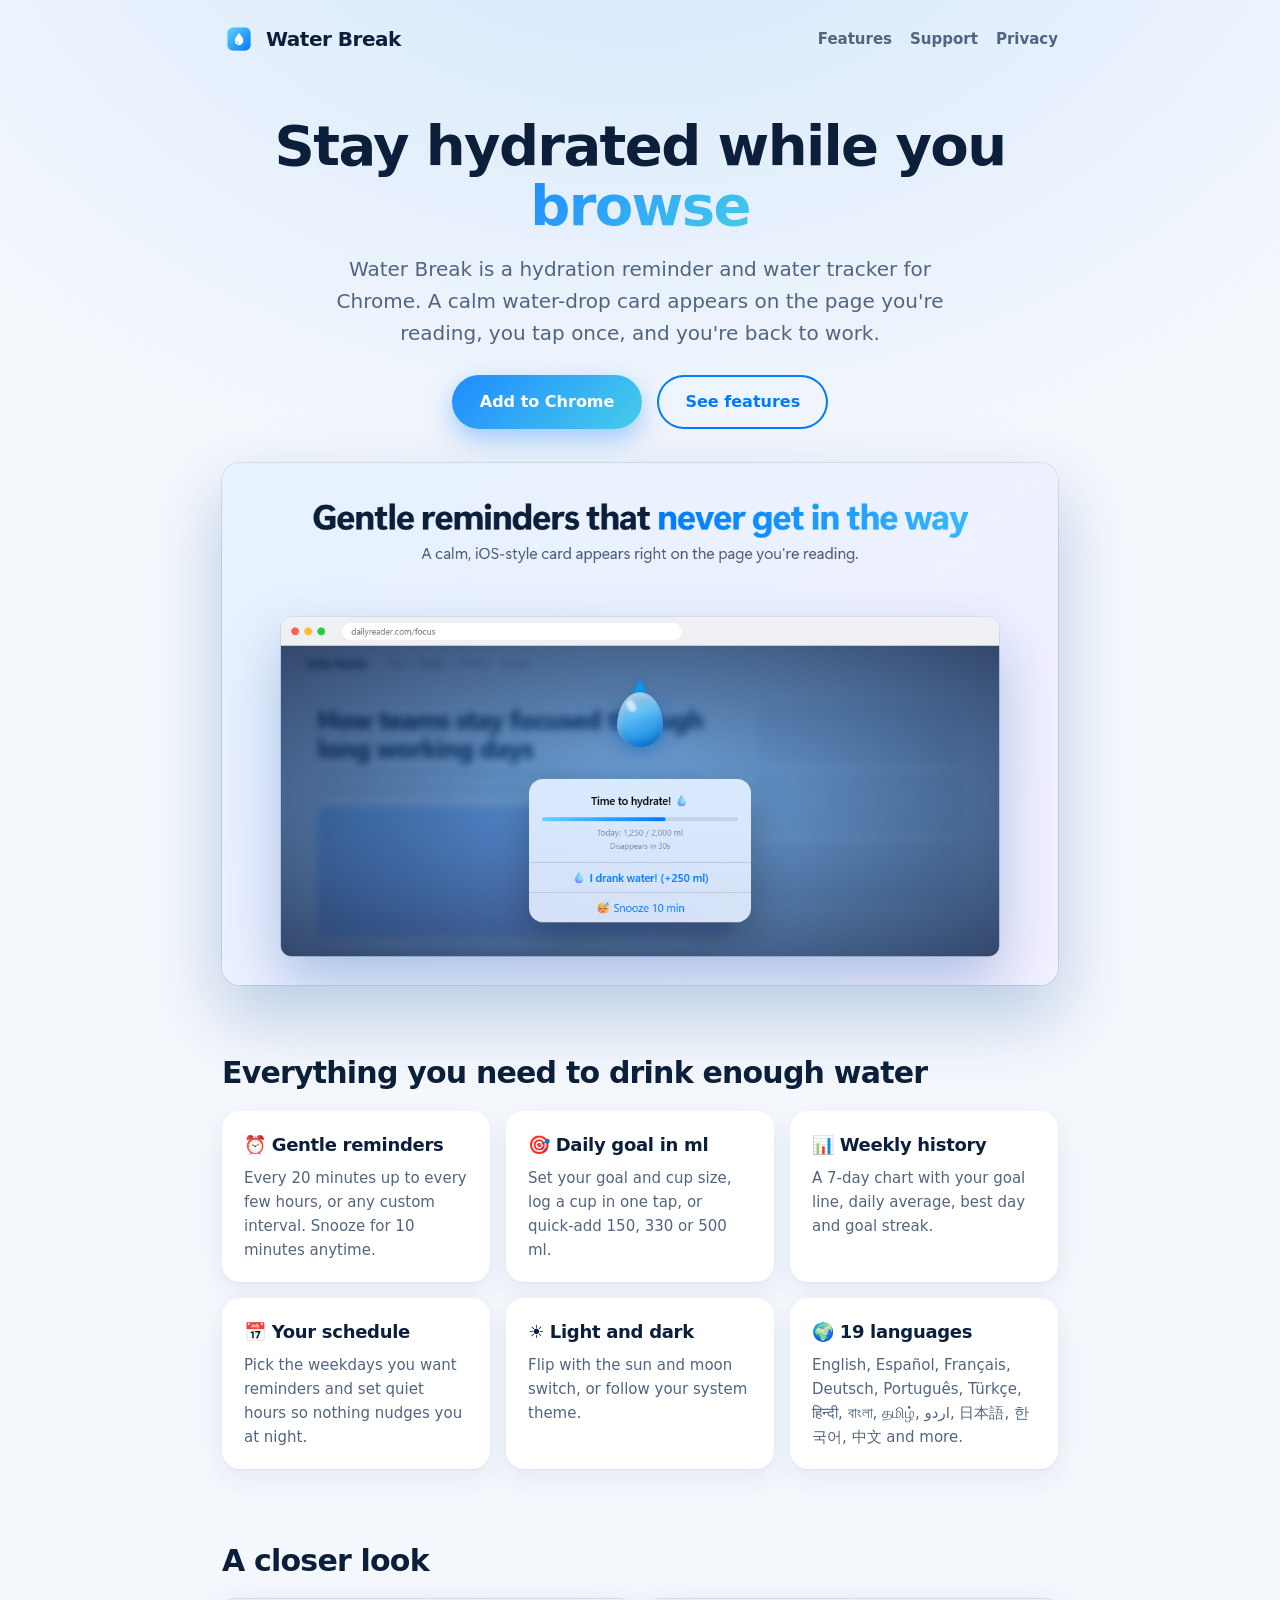
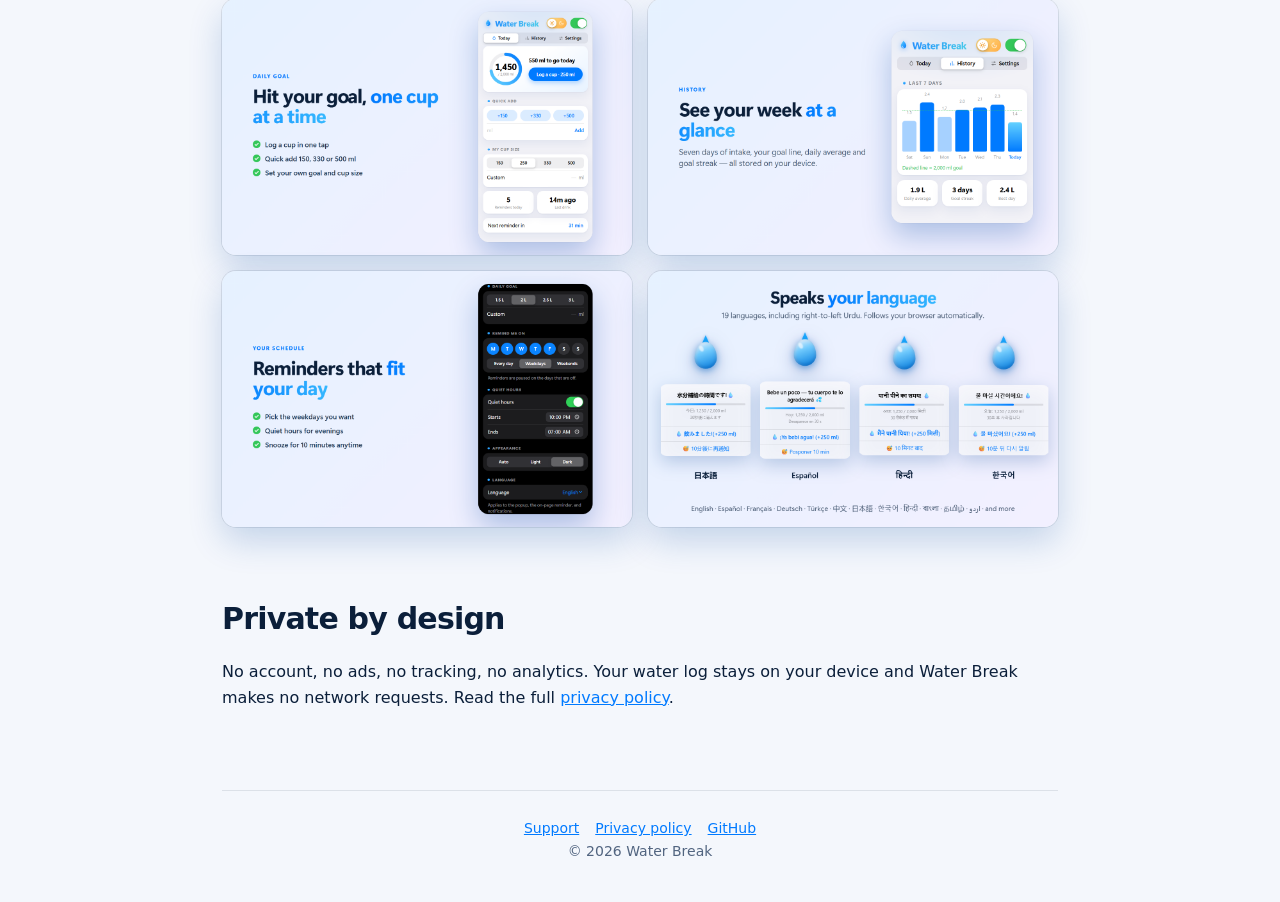
<file: docs/index.html>
<!doctype html>
<html lang="en">
<head>
  <meta charset="utf-8">
  <meta name="viewport" content="width=device-width, initial-scale=1">
  <title>Water Break – Hydration Reminder &amp; Water Tracker for Chrome</title>
  <meta name="description" content="Water Break is a Chrome extension that reminds you to drink water while you browse, tracks your daily water intake in ml, and lets you set quiet hours and reminder days. 19 languages, no tracking.">
  <link rel="canonical" href="https://parthbhodia.github.io/water-break/">
  <meta property="og:title" content="Water Break – Hydration Reminder &amp; Water Tracker">
  <meta property="og:description" content="Gentle drink-water reminders while you browse. Track your daily goal, set quiet hours, snooze anytime.">
  <meta property="og:image" content="https://parthbhodia.github.io/water-break/images/1-gentle-reminders-1280x800.png">
  <link rel="icon" href="images/icon.png">
  <link rel="stylesheet" href="style.css">
</head>
<body>
<div class="wrap">
  <header class="top">
    <a class="brand" href="./"><img src="images/icon.png" alt="">Water Break</a>
    <nav><a href="#features">Features</a><a href="support.html">Support</a><a href="privacy.html">Privacy</a></nav>
  </header>

  <div class="hero">
    <h1>Stay hydrated while you <span>browse</span></h1>
    <p>Water Break is a hydration reminder and water tracker for Chrome. A calm water-drop card appears on the page you're reading, you tap once, and you're back to work.</p>
    <a class="btn" href="https://chromewebstore.google.com/detail/iccbflojbenalphhjimgddlekcfeagmo">Add to Chrome</a>
    <a class="btn ghost" href="#features">See features</a>
    <div class="shot"><img src="images/1-gentle-reminders-1280x800.png" alt="The Water Break reminder card over a web page"></div>
  </div>

  <section id="features">
    <h2>Everything you need to drink enough water</h2>
    <div class="grid">
      <div class="card"><h3>⏰ Gentle reminders</h3><p>Every 20 minutes up to every few hours, or any custom interval. Snooze for 10 minutes anytime.</p></div>
      <div class="card"><h3>🎯 Daily goal in ml</h3><p>Set your goal and cup size, log a cup in one tap, or quick-add 150, 330 or 500 ml.</p></div>
      <div class="card"><h3>📊 Weekly history</h3><p>A 7-day chart with your goal line, daily average, best day and goal streak.</p></div>
      <div class="card"><h3>📅 Your schedule</h3><p>Pick the weekdays you want reminders and set quiet hours so nothing nudges you at night.</p></div>
      <div class="card"><h3>☀️ Light and dark</h3><p>Flip with the sun and moon switch, or follow your system theme.</p></div>
      <div class="card"><h3>🌍 19 languages</h3><p>English, Español, Français, Deutsch, Português, Türkçe, हिन्दी, বাংলা, தமிழ், اردو, 日本語, 한국어, 中文 and more.</p></div>
    </div>
  </section>

  <section>
    <h2>A closer look</h2>
    <div class="shots">
      <img src="images/2-daily-goal-1280x800.png" alt="Today tab with progress ring and quick add" loading="lazy">
      <img src="images/3-history-1280x800.png" alt="History tab with a 7-day chart" loading="lazy">
      <img src="images/4-schedule-dark-1280x800.png" alt="Settings in dark mode: weekdays and quiet hours" loading="lazy">
      <img src="images/5-languages-1280x800.png" alt="The reminder in several languages" loading="lazy">
    </div>
  </section>

  <section>
    <h2>Private by design</h2>
    <p>No account, no ads, no tracking, no analytics. Your water log stays on your device and Water Break makes no network requests. Read the full <a href="privacy.html">privacy policy</a>.</p>
  </section>

  <footer>
    <a href="support.html">Support</a><a href="privacy.html">Privacy policy</a><a href="https://github.com/parthbhodia/water-break">GitHub</a>
    <div>© 2026 Water Break</div>
  </footer>
</div>
</body>
</html>
</file>
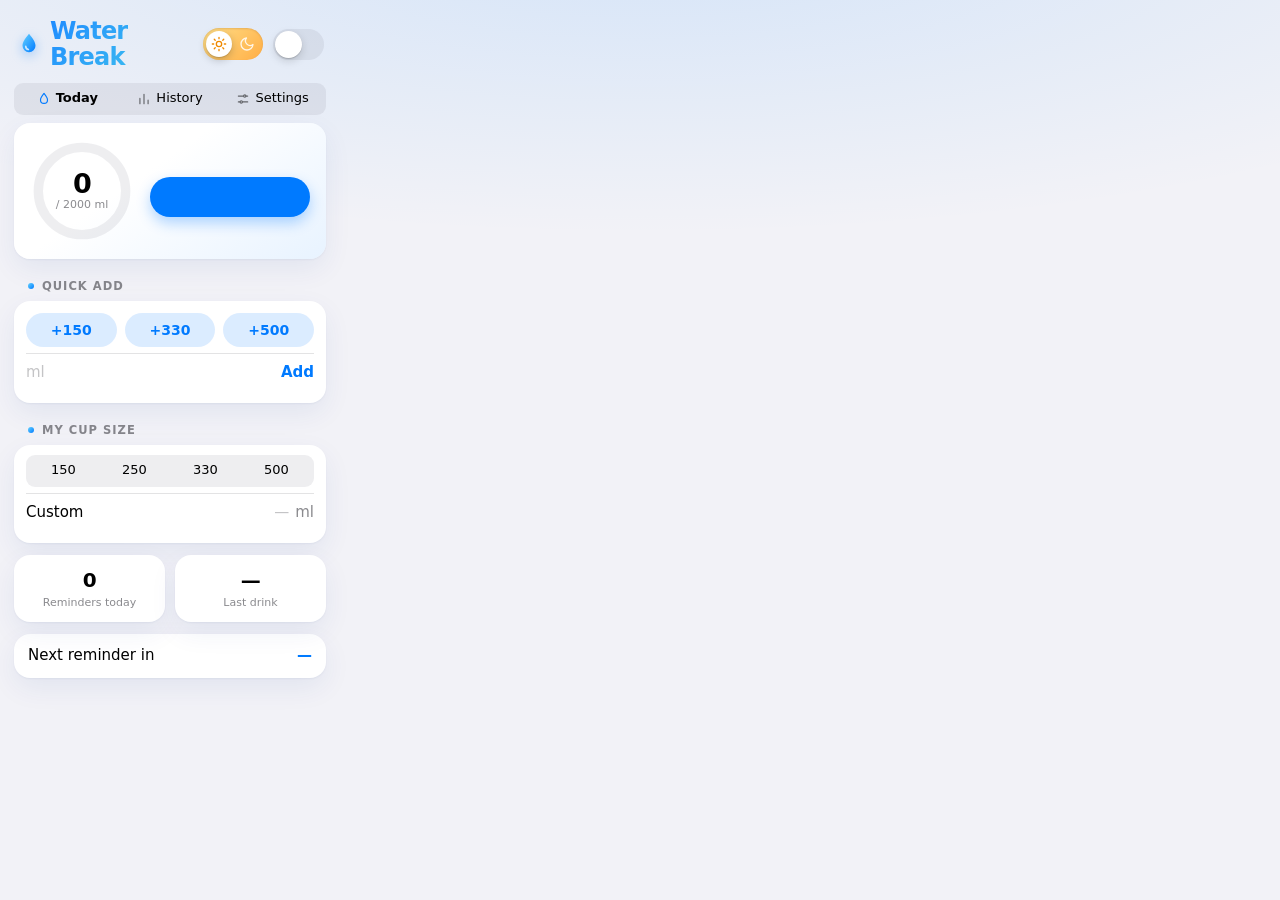
<file: popup.html>
<!DOCTYPE html>
<html lang="en" data-theme="light">
<head>
  <meta charset="UTF-8" />
  <meta name="viewport" content="width=device-width, initial-scale=1" />
  <title>Water Break</title>
  <link rel="stylesheet" href="popup.css" />
</head>
<body>
  <header class="nav">
    <h1>
      <svg class="brand" viewBox="0 0 24 24" aria-hidden="true">
        <defs><linearGradient id="brand-grad" x1="0" y1="0" x2="1" y2="1"><stop offset="0" stop-color="#64d2ff"/><stop offset="1" stop-color="#007aff"/></linearGradient></defs>
        <path d="M12 2.5c-3.4 4.4-6 7.5-6 11a6 6 0 0 0 12 0c0-3.5-2.6-6.6-6-11z" fill="url(#brand-grad)"/>
        <path d="M9 14.2a3 3 0 0 0 2.4 2.9" fill="none" stroke="#fff" stroke-opacity=".75" stroke-width="1.5" stroke-linecap="round"/>
      </svg>
      <span data-i18n="appName">Water Break</span>
    </h1>
    <div class="nav-actions">
      <button type="button" id="theme-toggle" class="sunmoon" role="switch" aria-checked="false" data-i18n-title="theme">
        <svg class="bg-sun" viewBox="0 0 24 24" aria-hidden="true"><circle cx="12" cy="12" r="4"/><path d="M12 2v2M12 20v2M4.9 4.9l1.4 1.4M17.7 17.7l1.4 1.4M2 12h2M20 12h2M4.9 19.1l1.4-1.4M17.7 6.3l1.4-1.4"/></svg>
        <svg class="bg-moon" viewBox="0 0 24 24" aria-hidden="true"><path d="M21 12.8A9 9 0 1 1 11.2 3a7 7 0 0 0 9.8 9.8z"/></svg>
        <span class="knob">
          <svg class="k-sun" viewBox="0 0 24 24" aria-hidden="true"><circle cx="12" cy="12" r="4"/><path d="M12 2v2M12 20v2M4.9 4.9l1.4 1.4M17.7 17.7l1.4 1.4M2 12h2M20 12h2M4.9 19.1l1.4-1.4M17.7 6.3l1.4-1.4"/></svg>
          <svg class="k-moon" viewBox="0 0 24 24" aria-hidden="true"><path d="M21 12.8A9 9 0 1 1 11.2 3a7 7 0 0 0 9.8 9.8z"/></svg>
        </span>
      </button>
      <label class="switch" data-i18n-title="toggleTitle">
        <input type="checkbox" id="toggle-enabled" />
        <span class="switch-track"></span>
      </label>
    </div>
  </header>

  <div class="seg tabs" id="tabs" role="tablist">
    <button class="tab active" role="tab" data-tab="stats">
      <svg viewBox="0 0 24 24" aria-hidden="true"><path d="M12 2.5c-3.4 4.4-6 7.5-6 11a6 6 0 0 0 12 0c0-3.5-2.6-6.6-6-11z"/></svg>
      <span data-i18n="tabToday">Today</span>
    </button>
    <button class="tab" role="tab" data-tab="history">
      <svg viewBox="0 0 24 24" aria-hidden="true"><path d="M5 20V11M12 20V4M19 20v-6"/></svg>
      <span data-i18n="tabHistory">History</span>
    </button>
    <button class="tab" role="tab" data-tab="settings">
      <svg viewBox="0 0 24 24" aria-hidden="true"><path d="M4 7h9M17 7h3M4 17h3M11 17h9"/><circle cx="15" cy="7" r="2"/><circle cx="9" cy="17" r="2"/></svg>
      <span data-i18n="tabSettings">Settings</span>
    </button>
  </div>

  <!-- Settings -->
  <section class="tab-panel" id="tab-settings">
    <h2 class="group-label" data-i18n="remindEvery">Remind me every</h2>
    <div class="card">
      <div class="seg" id="interval-chips">
        <button class="chip" data-value="20">20m</button>
        <button class="chip" data-value="30">30m</button>
        <button class="chip" data-value="45">45m</button>
        <button class="chip" data-value="60">60m</button>
        <button class="chip" data-value="90">90m</button>
      </div>
      <div class="row">
        <span data-i18n="custom">Custom</span>
        <span class="val"><input type="number" id="interval-custom" placeholder="—" min="1" max="480" /><em data-i18n="min">min</em></span>
      </div>
    </div>

    <h2 class="group-label" data-i18n="stayFor">Reminder stays for</h2>
    <div class="card">
      <div class="seg" id="linger-chips">
        <button class="chip" data-value="10">10s</button>
        <button class="chip" data-value="20">20s</button>
        <button class="chip" data-value="30">30s</button>
        <button class="chip" data-value="60">60s</button>
        <button class="chip" data-value="120">2m</button>
      </div>
      <div class="row">
        <span data-i18n="custom">Custom</span>
        <span class="val"><input type="number" id="linger-custom" placeholder="—" min="5" max="600" /><em data-i18n="sec">sec</em></span>
      </div>
    </div>

    <h2 class="group-label" data-i18n="dailyGoal">Daily goal</h2>
    <div class="card">
      <div class="seg" id="goal-chips">
        <button class="chip" data-value="1500">1.5 L</button>
        <button class="chip" data-value="2000">2 L</button>
        <button class="chip" data-value="2500">2.5 L</button>
        <button class="chip" data-value="3000">3 L</button>
      </div>
      <div class="row">
        <span data-i18n="custom">Custom</span>
        <span class="val"><input type="number" id="goal-custom" placeholder="—" min="500" max="6000" step="50" /><em>ml</em></span>
      </div>
    </div>

    <h2 class="group-label" data-i18n="remindOn">Remind me on</h2>
    <div class="card">
      <div class="days" id="day-buttons"></div>
      <div class="seg" id="day-presets">
        <button class="chip" data-preset="all" data-i18n="everyDay">Every day</button>
        <button class="chip" data-preset="weekdays" data-i18n="weekdays">Weekdays</button>
        <button class="chip" data-preset="weekends" data-i18n="weekends">Weekends</button>
      </div>
    </div>
    <p class="footnote" data-i18n="daysPaused">Reminders are paused on the days that are off.</p>

    <h2 class="group-label" data-i18n="quietHours">Quiet hours</h2>
    <div class="card list">
      <div class="row">
        <span data-i18n="quietHours">Quiet hours</span>
        <label class="switch"><input type="checkbox" id="quiet-enabled" /><span class="switch-track"></span></label>
      </div>
      <div id="quiet-times">
        <div class="row">
          <span data-i18n="quietStart">Starts</span>
          <input type="time" id="quiet-start" value="22:00" />
        </div>
        <div class="row">
          <span data-i18n="quietEnd">Ends</span>
          <input type="time" id="quiet-end" value="07:00" />
        </div>
      </div>
    </div>

    <h2 class="group-label" data-i18n="theme">Appearance</h2>
    <div class="card">
      <div class="seg" id="theme-chips">
        <button class="chip" data-theme-value="auto" data-i18n="themeAuto">Auto</button>
        <button class="chip" data-theme-value="light" data-i18n="themeLight">Light</button>
        <button class="chip" data-theme-value="dark" data-i18n="themeDark">Dark</button>
      </div>
    </div>

    <h2 class="group-label" data-i18n="language">Language</h2>
    <div class="card list">
      <div class="row">
        <span data-i18n="language">Language</span>
        <select id="language"></select>
      </div>
    </div>
    <p class="footnote" data-i18n="languageHint">Applies to the popup, the on-page reminder, and notifications.</p>

    <button id="btn-preview" class="btn tinted" data-i18n="preview">Preview reminder</button>
    <button id="btn-tour" class="btn plain" data-i18n="tourTake">Take the tour</button>
    <div id="save-status" class="save-status" aria-live="polite"></div>
  </section>

  <!-- Today -->
  <section class="tab-panel active" id="tab-stats">
    <div class="card hero">
      <div class="ring">
        <svg viewBox="0 0 100 100" width="104" height="104" aria-hidden="true">
          <defs>
            <linearGradient id="ring-grad" x1="0" y1="0" x2="1" y2="1">
              <stop offset="0" stop-color="#64d2ff" />
              <stop offset="1" stop-color="#007aff" />
            </linearGradient>
          </defs>
          <circle class="ring-bg" cx="50" cy="50" r="42" />
          <circle class="ring-fg" id="ring-fg" cx="50" cy="50" r="42" />
        </svg>
        <div class="ring-text">
          <strong id="goal-drinks">0</strong>
          <small>/ <span id="goal-target">2000</span> ml</small>
        </div>
      </div>
      <div class="hero-side">
        <div class="hero-title" id="goal-title"></div>
        <button id="btn-log" class="btn filled"></button>
      </div>
    </div>

    <h2 class="group-label" data-i18n="quickAdd">Quick add</h2>
    <div class="card">
      <div class="quick" id="quick-add">
        <button class="pill" data-ml="150">+150</button>
        <button class="pill" data-ml="330">+330</button>
        <button class="pill" data-ml="500">+500</button>
      </div>
      <div class="row">
        <input type="number" id="quick-custom" placeholder="ml" min="10" max="2000" class="left" />
        <button id="btn-quick-custom" class="link" data-i18n="add">Add</button>
      </div>
    </div>

    <h2 class="group-label" data-i18n="cupSize">My cup size</h2>
    <div class="card">
      <div class="seg" id="cup-chips">
        <button class="chip" data-value="150">150</button>
        <button class="chip" data-value="250">250</button>
        <button class="chip" data-value="330">330</button>
        <button class="chip" data-value="500">500</button>
      </div>
      <div class="row">
        <span data-i18n="custom">Custom</span>
        <span class="val"><input type="number" id="cup-custom" placeholder="—" min="50" max="1500" step="10" /><em>ml</em></span>
      </div>
    </div>

    <div class="tiles">
      <div class="tile"><strong id="stat-total">0</strong><span data-i18n="remindersToday">Reminders today</span></div>
      <div class="tile"><strong id="stat-last">—</strong><span data-i18n="lastDrink">Last drink</span></div>
    </div>
    <div class="card list">
      <div class="row">
        <span data-i18n="nextReminder">Next reminder in</span>
        <strong class="accent" id="stat-next">—</strong>
      </div>
    </div>

    <div class="notice warn" id="snooze-notice" hidden></div>
    <div class="notice indigo" id="quiet-notice" hidden></div>
    <div class="notice indigo" id="offday-notice" hidden></div>
  </section>

  <!-- History -->
  <section class="tab-panel" id="tab-history">
    <h2 class="group-label" data-i18n="last7">Last 7 days</h2>
    <div class="card">
      <div class="chart" id="chart"></div>
      <div class="chart-days" id="chart-days"></div>
      <p class="footnote tight" id="chart-note"></p>
    </div>
    <div class="tiles three">
      <div class="tile"><strong id="hist-avg">—</strong><span data-i18n="dailyAverage">Daily average</span></div>
      <div class="tile"><strong id="hist-streak">0</strong><span data-i18n="goalStreak">Goal streak</span></div>
      <div class="tile"><strong id="hist-best">—</strong><span data-i18n="bestDay">Best day</span></div>
    </div>
  </section>

  <!-- Guided tour -->
  <div id="tour" hidden>
    <div id="tour-spot"></div>
    <div id="tour-sheet" role="dialog" aria-live="polite">
      <div class="tour-top">
        <div class="tour-dots" id="tour-dots"></div>
        <span class="tour-count" id="tour-count"></span>
      </div>
      <h3 id="tour-title"></h3>
      <p id="tour-body"></p>
      <div class="tour-actions">
        <button type="button" id="tour-skip" class="link muted"></button>
        <span class="spacer"></span>
        <button type="button" id="tour-back" class="link"></button>
        <button type="button" id="tour-next" class="btn filled small"></button>
      </div>
    </div>
  </div>

  <script src="i18n.js"></script>
  <script src="popup.js"></script>
  <script src="tour.js"></script>
</body>
</html>
</file>
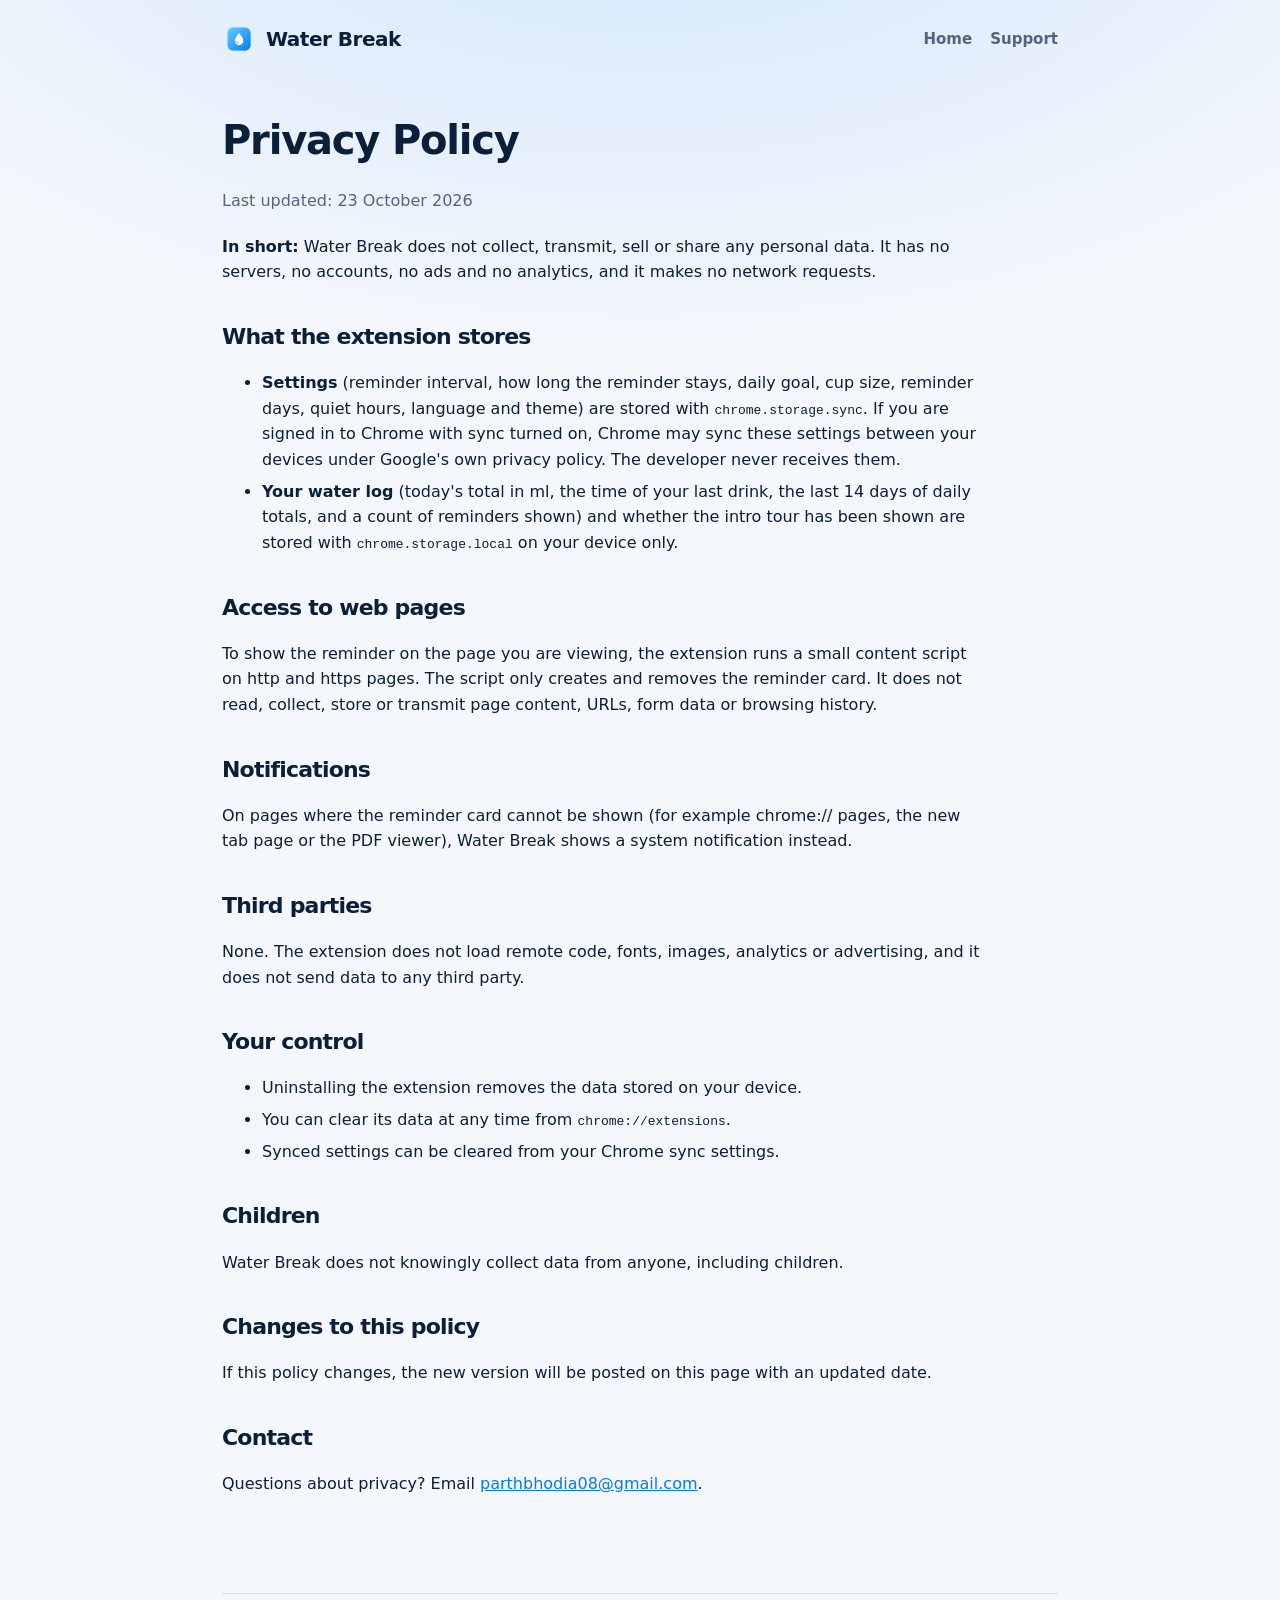
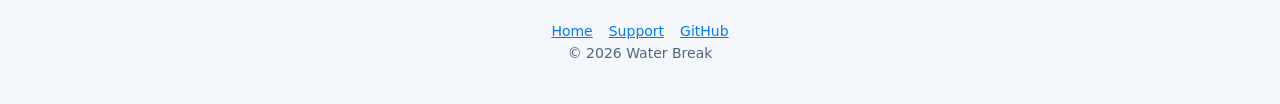
<file: docs/privacy.html>
<!doctype html>
<html lang="en">
<head>
  <meta charset="utf-8">
  <meta name="viewport" content="width=device-width, initial-scale=1">
  <title>Privacy Policy – Water Break</title>
  <meta name="description" content="Privacy policy for the Water Break Chrome extension. Water Break does not collect, transmit, sell or share personal data.">
  <link rel="canonical" href="https://parthbhodia.github.io/water-break/privacy.html">
  <link rel="icon" href="images/icon.png">
  <link rel="stylesheet" href="style.css">
</head>
<body>
<div class="wrap">
  <header class="top">
    <a class="brand" href="./"><img src="images/icon.png" alt="">Water Break</a>
    <nav><a href="./">Home</a><a href="support.html">Support</a></nav>
  </header>

  <main class="doc">
    <h1>Privacy Policy</h1>
    <p class="meta">Last updated: 23 October 2026</p>

    <p><strong>In short:</strong> Water Break does not collect, transmit, sell or share any personal data. It has no servers, no accounts, no ads and no analytics, and it makes no network requests.</p>

    <h2>What the extension stores</h2>
    <ul>
      <li><strong>Settings</strong> (reminder interval, how long the reminder stays, daily goal, cup size, reminder days, quiet hours, language and theme) are stored with <code>chrome.storage.sync</code>. If you are signed in to Chrome with sync turned on, Chrome may sync these settings between your devices under Google's own privacy policy. The developer never receives them.</li>
      <li><strong>Your water log</strong> (today's total in ml, the time of your last drink, the last 14 days of daily totals, and a count of reminders shown) and whether the intro tour has been shown are stored with <code>chrome.storage.local</code> on your device only.</li>
    </ul>

    <h2>Access to web pages</h2>
    <p>To show the reminder on the page you are viewing, the extension runs a small content script on http and https pages. The script only creates and removes the reminder card. It does not read, collect, store or transmit page content, URLs, form data or browsing history.</p>

    <h2>Notifications</h2>
    <p>On pages where the reminder card cannot be shown (for example chrome:// pages, the new tab page or the PDF viewer), Water Break shows a system notification instead.</p>

    <h2>Third parties</h2>
    <p>None. The extension does not load remote code, fonts, images, analytics or advertising, and it does not send data to any third party.</p>

    <h2>Your control</h2>
    <ul>
      <li>Uninstalling the extension removes the data stored on your device.</li>
      <li>You can clear its data at any time from <code>chrome://extensions</code>.</li>
      <li>Synced settings can be cleared from your Chrome sync settings.</li>
    </ul>

    <h2>Children</h2>
    <p>Water Break does not knowingly collect data from anyone, including children.</p>

    <h2>Changes to this policy</h2>
    <p>If this policy changes, the new version will be posted on this page with an updated date.</p>

    <h2>Contact</h2>
    <p>Questions about privacy? Email <a href="mailto:parthbhodia08@gmail.com">parthbhodia08@gmail.com</a>.</p>
  </main>

  <footer>
    <a href="./">Home</a><a href="support.html">Support</a><a href="https://github.com/parthbhodia/water-break">GitHub</a>
    <div>© 2026 Water Break</div>
  </footer>
</div>
</body>
</html>
</file>
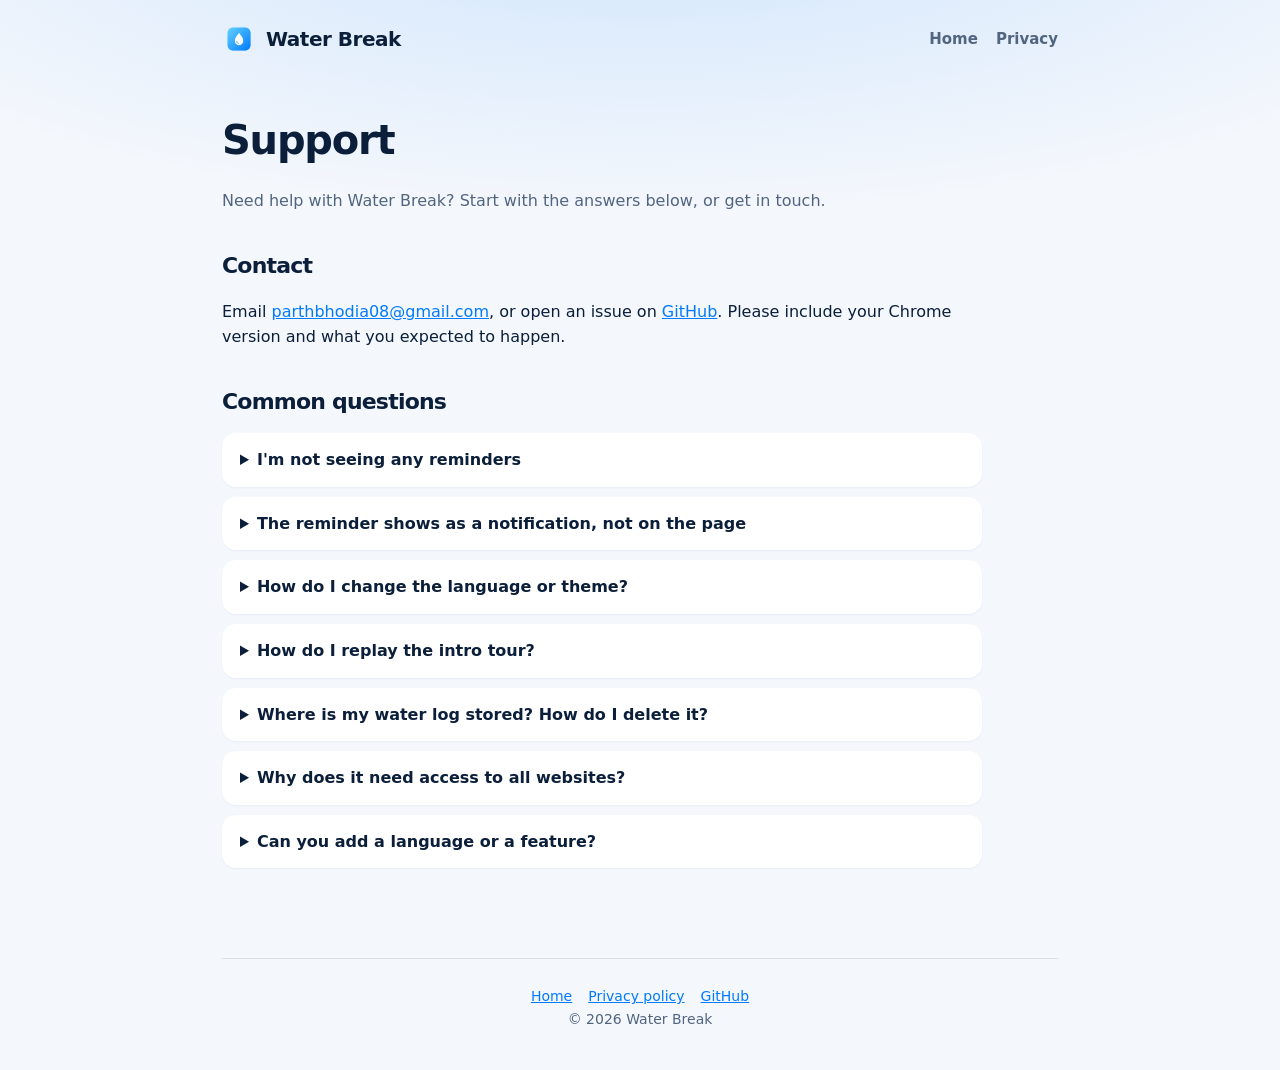
<file: docs/support.html>
<!doctype html>
<html lang="en">
<head>
  <meta charset="utf-8">
  <meta name="viewport" content="width=device-width, initial-scale=1">
  <title>Support – Water Break</title>
  <meta name="description" content="Help for the Water Break Chrome extension: troubleshooting reminders, settings, languages, and how to contact support.">
  <link rel="canonical" href="https://parthbhodia.github.io/water-break/support.html">
  <link rel="icon" href="images/icon.png">
  <link rel="stylesheet" href="style.css">
</head>
<body>
<div class="wrap">
  <header class="top">
    <a class="brand" href="./"><img src="images/icon.png" alt="">Water Break</a>
    <nav><a href="./">Home</a><a href="privacy.html">Privacy</a></nav>
  </header>

  <main class="doc">
    <h1>Support</h1>
    <p class="meta">Need help with Water Break? Start with the answers below, or get in touch.</p>

    <h2>Contact</h2>
    <p>Email <a href="mailto:parthbhodia08@gmail.com">parthbhodia08@gmail.com</a>, or open an issue on <a href="https://github.com/parthbhodia/water-break/issues">GitHub</a>. Please include your Chrome version and what you expected to happen.</p>

    <h2>Common questions</h2>

    <details>
      <summary>I'm not seeing any reminders</summary>
      <p>Check these in order: the on/off switch at the top of the popup is on; you are not inside quiet hours; today is one of your reminder days (Settings, Remind me on); you haven't snoozed the reminder; and your interval is what you expect. After installing or updating, tabs that were already open need a reload before they can show the on-page card. Until then, you get a system notification instead.</p>
    </details>

    <details>
      <summary>The reminder shows as a notification, not on the page</summary>
      <p>Chrome doesn't allow extensions to draw on chrome:// pages, the new tab page, the Chrome Web Store or the PDF viewer, so Water Break sends a system notification there. If you also don't see notifications, check that Chrome is allowed to show notifications in your operating system settings.</p>
    </details>

    <details>
      <summary>How do I change the language or theme?</summary>
      <p>Open the popup, go to Settings, and use Language and Appearance. You can also flip light and dark with the sun and moon switch at the top. Language is Auto by default and follows your browser.</p>
    </details>

    <details>
      <summary>How do I replay the intro tour?</summary>
      <p>Open the popup, go to Settings, and tap "Take the tour" at the bottom.</p>
    </details>

    <details>
      <summary>Where is my water log stored? How do I delete it?</summary>
      <p>On your device only. Uninstalling the extension removes it. See the <a href="privacy.html">privacy policy</a> for details.</p>
    </details>

    <details>
      <summary>Why does it need access to all websites?</summary>
      <p>The reminder can appear on whichever page you happen to be viewing, so the content script has to be available on every http and https page. It only draws and removes the reminder card and never reads page content or browsing history.</p>
    </details>

    <details>
      <summary>Can you add a language or a feature?</summary>
      <p>Probably. Send a request by email or open a GitHub issue. Water Break currently supports 19 languages.</p>
    </details>
  </main>

  <footer>
    <a href="./">Home</a><a href="privacy.html">Privacy policy</a><a href="https://github.com/parthbhodia/water-break">GitHub</a>
    <div>© 2026 Water Break</div>
  </footer>
</div>
</body>
</html>
</file>
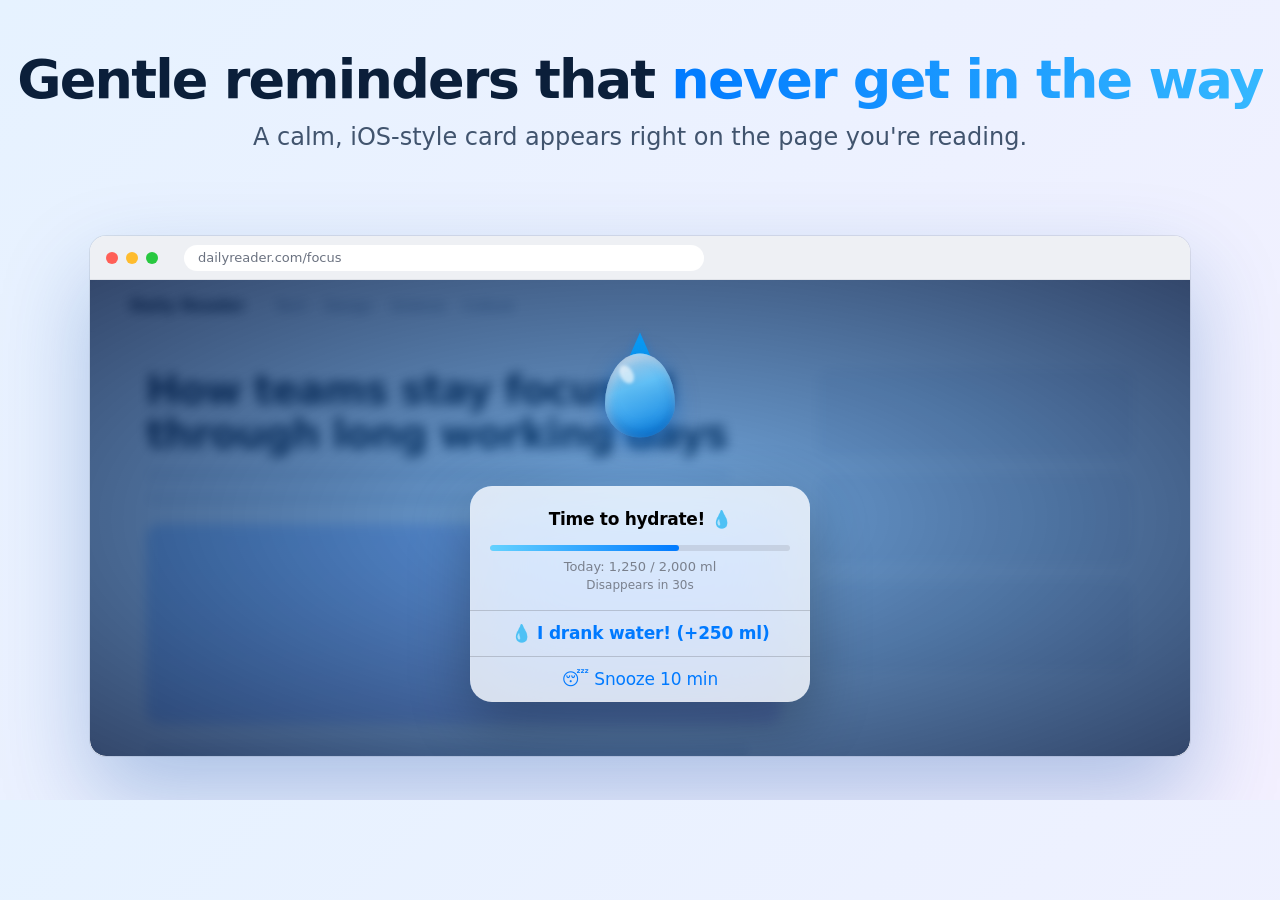
<file: store-assets/src/compose.html>
<!doctype html>
<html><head><meta charset="utf-8"><title>store screenshots</title>
<style>
  *{box-sizing:border-box;margin:0;padding:0}
  html,body{width:1280px;height:800px;overflow:hidden}
  body{font-family:'Segoe UI Variable Display','Segoe UI',system-ui,sans-serif;color:#0b1f3a;
    background:linear-gradient(135deg,#e6f2ff 0%,#f3f0ff 100%);position:relative}
  .s{display:none;position:absolute;inset:0}
  body[data-s="1"] #s1,body[data-s="2"] #s2,body[data-s="3"] #s3,body[data-s="4"] #s4,body[data-s="5"] #s5{display:block}
  .eyebrow{font-size:17px;font-weight:700;letter-spacing:2px;text-transform:uppercase;color:#007aff;margin-bottom:18px}
  h1{font-size:60px;line-height:1.05;letter-spacing:-1.8px;font-weight:700}
  h1 span{background:linear-gradient(90deg,#007aff,#35b8ff);-webkit-background-clip:text;background-clip:text;color:transparent}
  p.sub{font-size:25px;line-height:1.4;color:#41546e;margin-top:22px}
  ul{list-style:none;margin-top:30px}
  li{font-size:22px;color:#1f3552;padding-left:38px;position:relative;margin:14px 0;font-weight:500}
  li::before{content:'';position:absolute;left:0;top:3px;width:24px;height:24px;border-radius:50%;
    background:#34c759 url("data:image/svg+xml,%3Csvg xmlns='http://www.w3.org/2000/svg' viewBox='0 0 24 24'%3E%3Cpath d='M7 12.5l3.2 3.2L17 9' fill='none' stroke='white' stroke-width='2.6' stroke-linecap='round' stroke-linejoin='round'/%3E%3C/svg%3E") center/100% no-repeat}
  .left{position:absolute;left:96px;top:0;bottom:0;width:600px;display:flex;flex-direction:column;justify-content:center}
  .dev{position:absolute;background:#fff;border-radius:34px;overflow:hidden;
    box-shadow:0 40px 90px rgba(0,70,160,.28),0 0 0 1px rgba(0,0,0,.06)}
  .dev iframe{border:0;display:block;transform-origin:0 0}
  .center-top{position:absolute;left:0;right:0;top:52px;text-align:center}
  .center-top h1{font-size:54px}
  .center-top p.sub{font-size:24px;margin-top:12px}
  .browser{position:absolute;left:90px;top:236px;width:1100px;height:520px;border-radius:16px;overflow:hidden;background:#fff;
    box-shadow:0 40px 90px rgba(0,70,160,.28),0 0 0 1px rgba(0,0,0,.08)}
  .bar{height:44px;background:#eef0f4;display:flex;align-items:center;padding:0 16px;gap:8px;border-bottom:1px solid #dfe2e8}
  .bar i{width:12px;height:12px;border-radius:50%;background:#ff5f57}.bar i:nth-child(2){background:#febc2e}.bar i:nth-child(3){background:#28c840}
  .bar .url{margin-left:18px;flex:1;max-width:520px;height:26px;border-radius:13px;background:#fff;font-size:13px;color:#6b7280;display:flex;align-items:center;padding:0 14px}
  .browser iframe{border:0;display:block;width:1100px;height:476px}
  .lang{position:absolute;top:165px;width:280px;text-align:center}
  .lang .card{height:450px}
  .lang iframe{border:0;width:280px;height:450px;display:block;filter:drop-shadow(0 18px 28px rgba(0,60,140,.28))}
  .lang b{display:block;margin-top:6px;font-size:24px;font-weight:600}
  .foot{position:absolute;left:0;right:0;bottom:44px;text-align:center;font-size:22px;color:#41546e}
</style></head>
<body>
<script>document.body.dataset.s = new URLSearchParams(location.search).get('s') || '1';</script>

<!-- 1: hero -->
<section class="s" id="s1">
  <div class="center-top">
    <h1>Gentle reminders that <span>never get in the way</span></h1>
    <p class="sub">A calm, iOS-style card appears right on the page you're reading.</p>
  </div>
  <div class="browser">
    <div class="bar"><i></i><i></i><i></i><div class="url">dailyreader.com/focus</div></div>
    <iframe src="overlay-demo.html?static=1&lang=en&ml=1250&m=0"></iframe>
  </div>
</section>

<!-- 2: daily goal -->
<section class="s" id="s2">
  <div class="left">
    <div class="eyebrow">Daily goal</div>
    <h1>Hit your goal, <span>one cup at a time</span></h1>
    <ul><li>Log a cup in one tap</li><li>Quick add 150, 330 or 500 ml</li><li>Set your own goal and cup size</li></ul>
  </div>
  <div class="dev" style="left:800px;top:40px;width:357px;height:720px"><iframe src="popup-demo.html?tab=stats&static=1" style="width:340px;height:686px;zoom:1.05"></iframe></div>
</section>

<!-- 3: history -->
<section class="s" id="s3">
  <div class="left">
    <div class="eyebrow">History</div>
    <h1>See your week <span>at a glance</span></h1>
    <p class="sub">Seven days of intake, your goal line, daily average and goal streak — all stored on your device.</p>
  </div>
  <div class="dev" style="left:760px;top:100px;width:442px;height:600px"><iframe src="popup-demo.html?tab=history&static=1" style="width:340px;height:462px;zoom:1.3"></iframe></div>
</section>

<!-- 4: schedule (dark) -->
<section class="s" id="s4">
  <div class="left">
    <div class="eyebrow">Your schedule</div>
    <h1>Reminders that <span>fit your day</span></h1>
    <ul><li>Pick the weekdays you want</li><li>Quiet hours for evenings</li><li>Snooze for 10 minutes anytime</li></ul>
  </div>
  <div class="dev" style="left:800px;top:40px;width:357px;height:720px;background:#000"><iframe src="popup-demo.html?tab=settings&static=1&dark=1&scroll=398" style="width:340px;height:686px;zoom:1.05"></iframe></div>
</section>

<!-- 5: languages -->
<section class="s" id="s5">
  <div class="center-top">
    <h1>Speaks <span>your language</span></h1>
    <p class="sub">19 languages, including right-to-left Urdu. Follows your browser automatically.</p>
  </div>
  <div class="lang" style="left:40px"><div class="card"><iframe src="overlay-demo.html?static=1&clean=1&lang=ja&m=0&ml=1250"></iframe></div><b>日本語</b></div>
  <div class="lang" style="left:350px"><div class="card"><iframe src="overlay-demo.html?static=1&clean=1&lang=es&m=2&ml=1250"></iframe></div><b>Español</b></div>
  <div class="lang" style="left:660px"><div class="card"><iframe src="overlay-demo.html?static=1&clean=1&lang=hi&m=0&ml=1250"></iframe></div><b>हिन्दी</b></div>
  <div class="lang" style="left:970px"><div class="card"><iframe src="overlay-demo.html?static=1&clean=1&lang=ko&m=0&ml=1250"></iframe></div><b>한국어</b></div>
  <div class="foot">English · Español · Français · Deutsch · Türkçe · 中文 · 日本語 · 한국어 · हिन्दी · বাংলা · தமிழ் · اردو · and more</div>
</section>
</body></html>
</file>
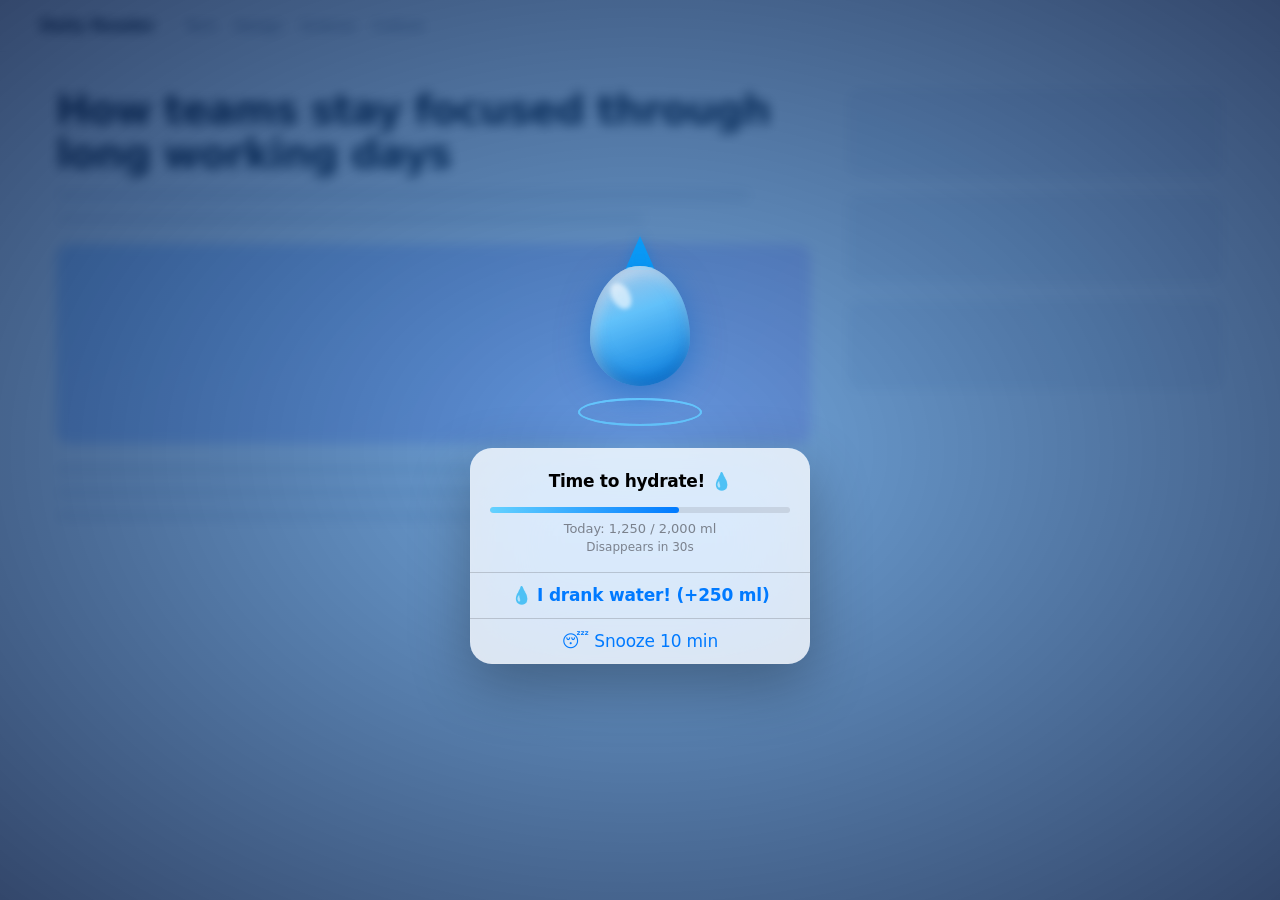
<file: store-assets/src/overlay-demo.html>
<!doctype html>
<html><head><meta charset="utf-8"><title>overlay demo</title>
<link rel="stylesheet" href="../../content.css">
<style>
  html,body{margin:0;height:100%;overflow:hidden}
  body{font-family:-apple-system,'Segoe UI',system-ui,sans-serif;background:#fff;color:#1c1c1e}
  .nav{display:flex;align-items:center;gap:18px;padding:16px 40px;border-bottom:1px solid #eceef2;font-size:14px;color:#6b7280}
  .nav b{color:#111;font-size:16px;margin-right:12px}
  .wrap{padding:36px 56px;display:grid;grid-template-columns:2fr 1fr;gap:36px}
  h1{font-size:40px;line-height:1.1;margin:0 0 14px;letter-spacing:-1px}
  .line{height:11px;border-radius:6px;background:#eceef2;margin:12px 0}
  .img{height:200px;border-radius:14px;background:linear-gradient(135deg,#bcd7ff,#e9d7ff);margin:20px 0}
  .side div{height:90px;border-radius:12px;background:#f3f4f7;margin-bottom:16px}
</style></head>
<body>
<div class="nav"><b>Daily Reader</b><span>Tech</span><span>Design</span><span>Science</span><span>Culture</span></div>
<div class="wrap">
  <div>
    <h1>How teams stay focused through long working days</h1>
    <div class="line" style="width:92%"></div><div class="line" style="width:78%"></div>
    <div class="img"></div>
    <div class="line" style="width:95%"></div><div class="line" style="width:88%"></div><div class="line" style="width:60%"></div>
  </div>
  <div class="side"><div></div><div></div><div></div></div>
</div>
<script>
  const q = new URLSearchParams(location.search);
  if (q.get('static')) {
    window.setInterval = () => 0;
    const s = document.createElement('style');
    s.textContent = '*,*::before,*::after{animation:none!important;transition:none!important}.wb-particle,.wb-ripple{display:none!important}';
    document.head.append(s);
  }
  if (q.get('clean')) {
    const c = document.createElement('style');
    c.textContent = 'html,body{background:transparent!important}.nav,.wrap{display:none!important}#wb-backdrop{display:none!important}#wb-card{box-shadow:none!important}';
    document.head.append(c);
  }
  let handler;
  window.chrome = { runtime: { onMessage: { addListener: f => handler = f }, sendMessage: () => {} } };
</script>
<script src="../../i18n.js"></script>
<script src="../../content.js"></script>
<script>
  const lang = q.get('lang') || 'en';
  const goal = 2000, ml = Number(q.get('ml') || 1250);
  const msg = wbMessages(lang)[Number(q.get('m') || 0)];
  handler({
    type: 'SHOW_WATER', message: msg, lingerSeconds: 30,
    labels: {
      drank: wbT(lang, 'overlayDrank', { n: 250 }),
      snooze: wbT(lang, 'overlaySnooze'),
      timer: wbT(lang, 'overlayTimer', { n: '{n}' }),
      progress: wbT(lang, 'overlayProgress', { a: ml.toLocaleString('en'), b: goal.toLocaleString('en') }),
      pct: Math.round(ml / goal * 100),
      aria: wbT(lang, 'overlayAria'),
      dir: wbIsRtl(lang) ? 'rtl' : 'ltr',
    }
  }, {}, () => {});
</script>
</body></html>
</file>
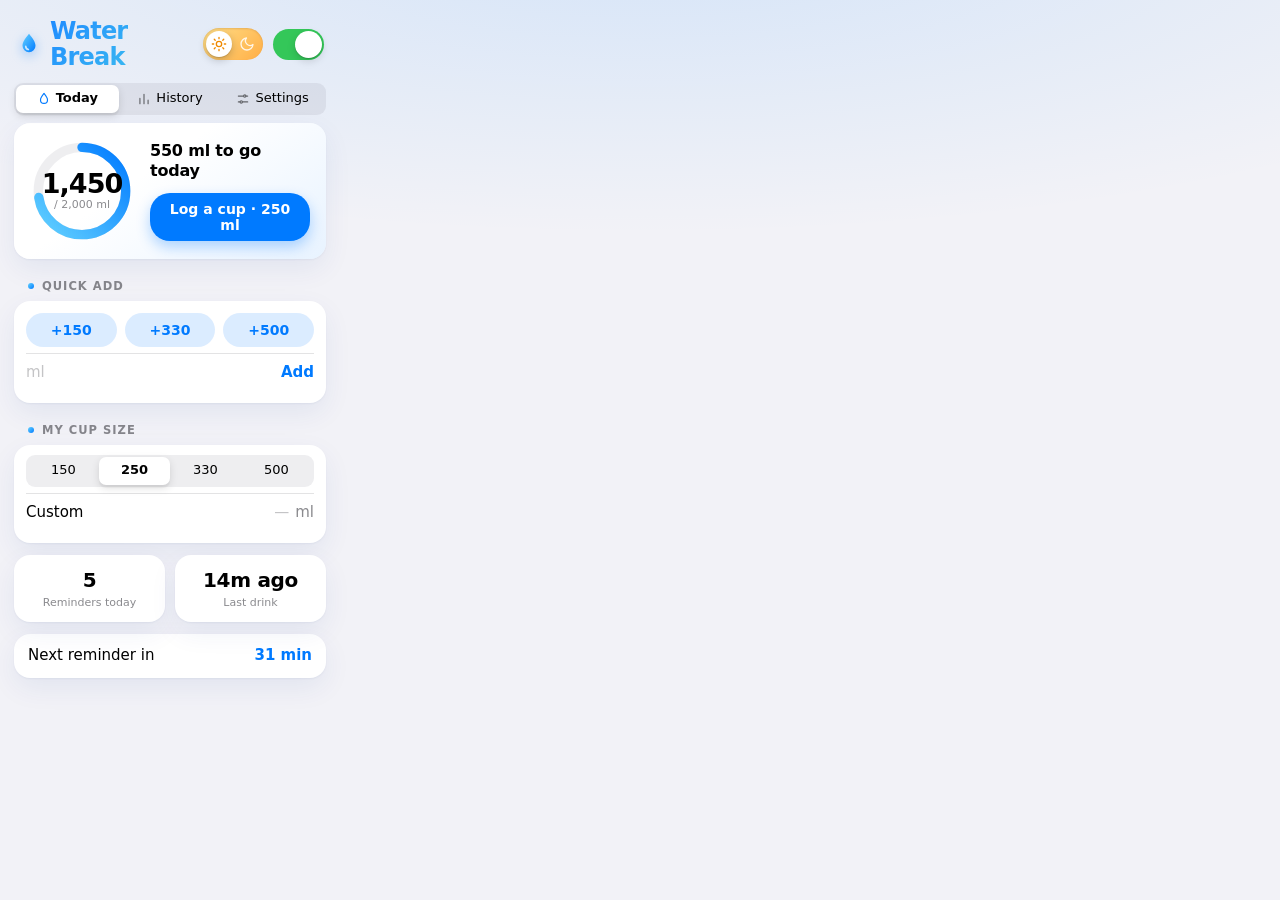
<file: store-assets/src/popup-demo.html>
<!DOCTYPE html>
<html lang="en" data-theme="light">
<head>
  <meta charset="UTF-8" />
  <meta name="viewport" content="width=device-width, initial-scale=1" />
  <title>Water Break</title>
  <link rel="stylesheet" href="../../popup.css" />
</head>
<body>
  <header class="nav">
    <h1>
      <svg class="brand" viewBox="0 0 24 24" aria-hidden="true">
        <defs><linearGradient id="brand-grad" x1="0" y1="0" x2="1" y2="1"><stop offset="0" stop-color="#64d2ff"/><stop offset="1" stop-color="#007aff"/></linearGradient></defs>
        <path d="M12 2.5c-3.4 4.4-6 7.5-6 11a6 6 0 0 0 12 0c0-3.5-2.6-6.6-6-11z" fill="url(#brand-grad)"/>
        <path d="M9 14.2a3 3 0 0 0 2.4 2.9" fill="none" stroke="#fff" stroke-opacity=".75" stroke-width="1.5" stroke-linecap="round"/>
      </svg>
      <span data-i18n="appName">Water Break</span>
    </h1>
    <div class="nav-actions">
      <button type="button" id="theme-toggle" class="sunmoon" role="switch" aria-checked="false" data-i18n-title="theme">
        <svg class="bg-sun" viewBox="0 0 24 24" aria-hidden="true"><circle cx="12" cy="12" r="4"/><path d="M12 2v2M12 20v2M4.9 4.9l1.4 1.4M17.7 17.7l1.4 1.4M2 12h2M20 12h2M4.9 19.1l1.4-1.4M17.7 6.3l1.4-1.4"/></svg>
        <svg class="bg-moon" viewBox="0 0 24 24" aria-hidden="true"><path d="M21 12.8A9 9 0 1 1 11.2 3a7 7 0 0 0 9.8 9.8z"/></svg>
        <span class="knob">
          <svg class="k-sun" viewBox="0 0 24 24" aria-hidden="true"><circle cx="12" cy="12" r="4"/><path d="M12 2v2M12 20v2M4.9 4.9l1.4 1.4M17.7 17.7l1.4 1.4M2 12h2M20 12h2M4.9 19.1l1.4-1.4M17.7 6.3l1.4-1.4"/></svg>
          <svg class="k-moon" viewBox="0 0 24 24" aria-hidden="true"><path d="M21 12.8A9 9 0 1 1 11.2 3a7 7 0 0 0 9.8 9.8z"/></svg>
        </span>
      </button>
      <label class="switch" data-i18n-title="toggleTitle">
        <input type="checkbox" id="toggle-enabled" />
        <span class="switch-track"></span>
      </label>
    </div>
  </header>

  <div class="seg tabs" id="tabs" role="tablist">
    <button class="tab active" role="tab" data-tab="stats">
      <svg viewBox="0 0 24 24" aria-hidden="true"><path d="M12 2.5c-3.4 4.4-6 7.5-6 11a6 6 0 0 0 12 0c0-3.5-2.6-6.6-6-11z"/></svg>
      <span data-i18n="tabToday">Today</span>
    </button>
    <button class="tab" role="tab" data-tab="history">
      <svg viewBox="0 0 24 24" aria-hidden="true"><path d="M5 20V11M12 20V4M19 20v-6"/></svg>
      <span data-i18n="tabHistory">History</span>
    </button>
    <button class="tab" role="tab" data-tab="settings">
      <svg viewBox="0 0 24 24" aria-hidden="true"><path d="M4 7h9M17 7h3M4 17h3M11 17h9"/><circle cx="15" cy="7" r="2"/><circle cx="9" cy="17" r="2"/></svg>
      <span data-i18n="tabSettings">Settings</span>
    </button>
  </div>

  <!-- Settings -->
  <section class="tab-panel" id="tab-settings">
    <h2 class="group-label" data-i18n="remindEvery">Remind me every</h2>
    <div class="card">
      <div class="seg" id="interval-chips">
        <button class="chip" data-value="20">20m</button>
        <button class="chip" data-value="30">30m</button>
        <button class="chip" data-value="45">45m</button>
        <button class="chip" data-value="60">60m</button>
        <button class="chip" data-value="90">90m</button>
      </div>
      <div class="row">
        <span data-i18n="custom">Custom</span>
        <span class="val"><input type="number" id="interval-custom" placeholder="—" min="1" max="480" /><em data-i18n="min">min</em></span>
      </div>
    </div>

    <h2 class="group-label" data-i18n="stayFor">Reminder stays for</h2>
    <div class="card">
      <div class="seg" id="linger-chips">
        <button class="chip" data-value="10">10s</button>
        <button class="chip" data-value="20">20s</button>
        <button class="chip" data-value="30">30s</button>
        <button class="chip" data-value="60">60s</button>
        <button class="chip" data-value="120">2m</button>
      </div>
      <div class="row">
        <span data-i18n="custom">Custom</span>
        <span class="val"><input type="number" id="linger-custom" placeholder="—" min="5" max="600" /><em data-i18n="sec">sec</em></span>
      </div>
    </div>

    <h2 class="group-label" data-i18n="dailyGoal">Daily goal</h2>
    <div class="card">
      <div class="seg" id="goal-chips">
        <button class="chip" data-value="1500">1.5 L</button>
        <button class="chip" data-value="2000">2 L</button>
        <button class="chip" data-value="2500">2.5 L</button>
        <button class="chip" data-value="3000">3 L</button>
      </div>
      <div class="row">
        <span data-i18n="custom">Custom</span>
        <span class="val"><input type="number" id="goal-custom" placeholder="—" min="500" max="6000" step="50" /><em>ml</em></span>
      </div>
    </div>

    <h2 class="group-label" data-i18n="remindOn">Remind me on</h2>
    <div class="card">
      <div class="days" id="day-buttons"></div>
      <div class="seg" id="day-presets">
        <button class="chip" data-preset="all" data-i18n="everyDay">Every day</button>
        <button class="chip" data-preset="weekdays" data-i18n="weekdays">Weekdays</button>
        <button class="chip" data-preset="weekends" data-i18n="weekends">Weekends</button>
      </div>
    </div>
    <p class="footnote" data-i18n="daysPaused">Reminders are paused on the days that are off.</p>

    <h2 class="group-label" data-i18n="quietHours">Quiet hours</h2>
    <div class="card list">
      <div class="row">
        <span data-i18n="quietHours">Quiet hours</span>
        <label class="switch"><input type="checkbox" id="quiet-enabled" /><span class="switch-track"></span></label>
      </div>
      <div id="quiet-times">
        <div class="row">
          <span data-i18n="quietStart">Starts</span>
          <input type="time" id="quiet-start" value="22:00" />
        </div>
        <div class="row">
          <span data-i18n="quietEnd">Ends</span>
          <input type="time" id="quiet-end" value="07:00" />
        </div>
      </div>
    </div>

    <h2 class="group-label" data-i18n="theme">Appearance</h2>
    <div class="card">
      <div class="seg" id="theme-chips">
        <button class="chip" data-theme-value="auto" data-i18n="themeAuto">Auto</button>
        <button class="chip" data-theme-value="light" data-i18n="themeLight">Light</button>
        <button class="chip" data-theme-value="dark" data-i18n="themeDark">Dark</button>
      </div>
    </div>

    <h2 class="group-label" data-i18n="language">Language</h2>
    <div class="card list">
      <div class="row">
        <span data-i18n="language">Language</span>
        <select id="language"></select>
      </div>
    </div>
    <p class="footnote" data-i18n="languageHint">Applies to the popup, the on-page reminder, and notifications.</p>

    <button id="btn-preview" class="btn tinted" data-i18n="preview">Preview reminder</button>
    <button id="btn-tour" class="btn plain" data-i18n="tourTake">Take the tour</button>
    <div id="save-status" class="save-status" aria-live="polite"></div>
  </section>

  <!-- Today -->
  <section class="tab-panel active" id="tab-stats">
    <div class="card hero">
      <div class="ring">
        <svg viewBox="0 0 100 100" width="104" height="104" aria-hidden="true">
          <defs>
            <linearGradient id="ring-grad" x1="0" y1="0" x2="1" y2="1">
              <stop offset="0" stop-color="#64d2ff" />
              <stop offset="1" stop-color="#007aff" />
            </linearGradient>
          </defs>
          <circle class="ring-bg" cx="50" cy="50" r="42" />
          <circle class="ring-fg" id="ring-fg" cx="50" cy="50" r="42" />
        </svg>
        <div class="ring-text">
          <strong id="goal-drinks">0</strong>
          <small>/ <span id="goal-target">2000</span> ml</small>
        </div>
      </div>
      <div class="hero-side">
        <div class="hero-title" id="goal-title"></div>
        <button id="btn-log" class="btn filled"></button>
      </div>
    </div>

    <h2 class="group-label" data-i18n="quickAdd">Quick add</h2>
    <div class="card">
      <div class="quick" id="quick-add">
        <button class="pill" data-ml="150">+150</button>
        <button class="pill" data-ml="330">+330</button>
        <button class="pill" data-ml="500">+500</button>
      </div>
      <div class="row">
        <input type="number" id="quick-custom" placeholder="ml" min="10" max="2000" class="left" />
        <button id="btn-quick-custom" class="link" data-i18n="add">Add</button>
      </div>
    </div>

    <h2 class="group-label" data-i18n="cupSize">My cup size</h2>
    <div class="card">
      <div class="seg" id="cup-chips">
        <button class="chip" data-value="150">150</button>
        <button class="chip" data-value="250">250</button>
        <button class="chip" data-value="330">330</button>
        <button class="chip" data-value="500">500</button>
      </div>
      <div class="row">
        <span data-i18n="custom">Custom</span>
        <span class="val"><input type="number" id="cup-custom" placeholder="—" min="50" max="1500" step="10" /><em>ml</em></span>
      </div>
    </div>

    <div class="tiles">
      <div class="tile"><strong id="stat-total">0</strong><span data-i18n="remindersToday">Reminders today</span></div>
      <div class="tile"><strong id="stat-last">—</strong><span data-i18n="lastDrink">Last drink</span></div>
    </div>
    <div class="card list">
      <div class="row">
        <span data-i18n="nextReminder">Next reminder in</span>
        <strong class="accent" id="stat-next">—</strong>
      </div>
    </div>

    <div class="notice warn" id="snooze-notice" hidden></div>
    <div class="notice indigo" id="quiet-notice" hidden></div>
    <div class="notice indigo" id="offday-notice" hidden></div>
  </section>

  <!-- History -->
  <section class="tab-panel" id="tab-history">
    <h2 class="group-label" data-i18n="last7">Last 7 days</h2>
    <div class="card">
      <div class="chart" id="chart"></div>
      <div class="chart-days" id="chart-days"></div>
      <p class="footnote tight" id="chart-note"></p>
    </div>
    <div class="tiles three">
      <div class="tile"><strong id="hist-avg">—</strong><span data-i18n="dailyAverage">Daily average</span></div>
      <div class="tile"><strong id="hist-streak">0</strong><span data-i18n="goalStreak">Goal streak</span></div>
      <div class="tile"><strong id="hist-best">—</strong><span data-i18n="bestDay">Best day</span></div>
    </div>
  </section>

  <!-- Guided tour -->
  <div id="tour" hidden>
    <div id="tour-spot"></div>
    <div id="tour-sheet" role="dialog" aria-live="polite">
      <div class="tour-top">
        <div class="tour-dots" id="tour-dots"></div>
        <span class="tour-count" id="tour-count"></span>
      </div>
      <h3 id="tour-title"></h3>
      <p id="tour-body"></p>
      <div class="tour-actions">
        <button type="button" id="tour-skip" class="link muted"></button>
        <span class="spacer"></span>
        <button type="button" id="tour-back" class="link"></button>
        <button type="button" id="tour-next" class="btn filled small"></button>
      </div>
    </div>
  </div>

  <script>
const day = o => { const d = new Date(); d.setDate(d.getDate() - o);
  const p = n => String(n).padStart(2, '0'); return `${d.getFullYear()}-${p(d.getMonth()+1)}-${p(d.getDate())}`; };
const q = new URLSearchParams(location.search);
const state = {
  settings: { intervalMinutes: 45, lingerSeconds: 30, enabled: true, dailyGoalMl: 2000, cupMl: 250,
    activeDays: [1,2,3,4,5], quietEnabled: true, quietStart: '22:00', quietEnd: '07:00', language: q.get('lang') || 'en', theme: q.get('dark') ? 'dark' : 'light' },
  stats: { reminders: 5, drinkMl: 1450, lastDrinkTs: Date.now() - 14 * 60000,
    history: { [day(1)]: 2300, [day(2)]: 2150, [day(3)]: 2050, [day(4)]: 1700, [day(5)]: 2400, [day(6)]: 1500 } },
};
window.chrome = {
  i18n: { getUILanguage: () => 'en-US' },
  runtime: { sendMessage: async m => {
    if (m.type === 'GET_STATE') return { settings: state.settings, stats: state.stats, snoozedUntil: 0, quiet: false, offDay: false };
    return { ok: true }; } },
  alarms: { get: async () => ({ scheduledTime: Date.now() + 31 * 60000 }) },
  storage: { local: { get: async () => ({ tourDone: !q.get('tour') }), set: async () => {} } },
  tabs: { query: async () => [{ id: 1 }] },
};
if (q.get('dark')) {
  const d = document.createElement('style');
  d.textContent = ':root{--bg:#000;--card:#1c1c1e;--label:#fff;--label-2:rgba(235,235,245,.6);--label-3:rgba(235,235,245,.3);--sep:rgba(84,84,88,.55);--fill:rgba(118,118,128,.24);--blue:#0a84ff;--green:#30d158;--orange:#ff9f0a;--indigo:#7d7aff;--seg-thumb:#636366}';
  document.head.append(d);
}
if (q.get('static')) {
  const s = document.createElement('style');
  s.textContent = '*,*::before,*::after{animation:none!important;transition:none!important}';
  document.head.append(s);
}
window.addEventListener('load', () => setTimeout(() => {
  if (q.get('tab')) document.querySelector(`[data-tab="${q.get('tab')}"]`).click();
  setTimeout(() => { if (q.get('scroll')) document.scrollingElement.scrollTop = Number(q.get('scroll')); }, 150);
}, 200));
</script><script src="../../i18n.js"></script>
  <script src="../../popup.js"></script>
  <script src="../../tour.js"></script>
</body>
</html>
</file>
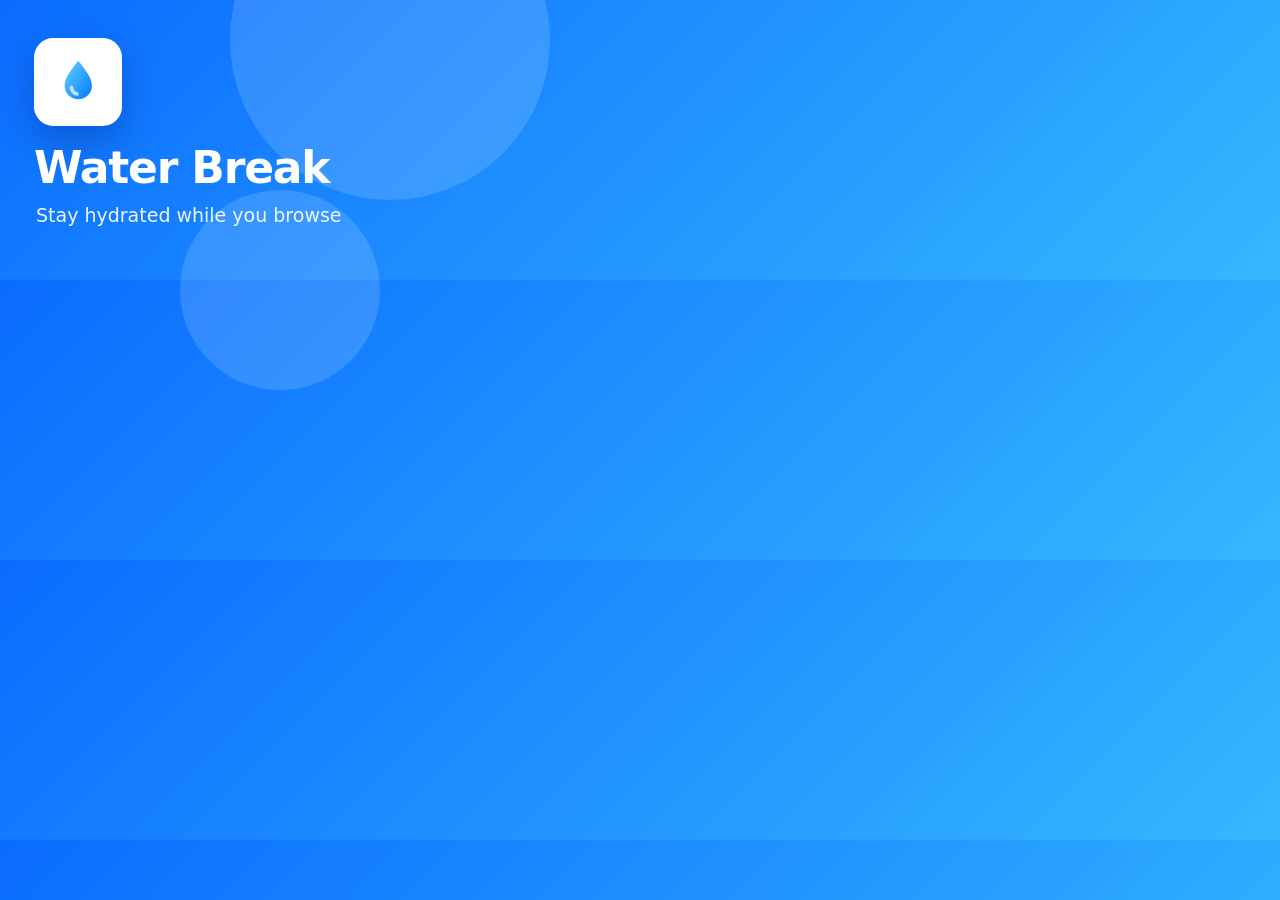
<file: store-assets/src/tiles.html>
<!doctype html>
<html><head><meta charset="utf-8"><title>promo tiles</title>
<style>
  *{box-sizing:border-box;margin:0;padding:0}
  body{font-family:'Segoe UI Variable Display','Segoe UI',system-ui,sans-serif;color:#fff;overflow:hidden;position:relative;
    background:linear-gradient(135deg,#0a6cff 0%,#35b8ff 100%)}
  body[data-t="small"]{width:440px;height:280px}
  body[data-t="marquee"]{width:1400px;height:560px}
  .t{display:none}
  body[data-t="small"] #small,body[data-t="marquee"] #marquee{display:block}
  .icon{border-radius:22%;background:#fff;display:flex;align-items:center;justify-content:center;box-shadow:0 14px 34px rgba(0,40,120,.35)}
  .icon svg{width:62%;height:62%}
  .glow{position:absolute;border-radius:50%;background:rgba(255,255,255,.14)}
  /* small */
  #small .glow.a{width:320px;height:320px;right:-110px;top:-120px}
  #small .glow.b{width:200px;height:200px;right:60px;bottom:-110px}
  #small .icon{position:absolute;left:34px;top:38px;width:88px;height:88px}
  #small h1{position:absolute;left:34px;top:146px;font-size:44px;line-height:1;letter-spacing:-1.2px;font-weight:700}
  #small p{position:absolute;left:36px;top:204px;font-size:19px;opacity:.92;font-weight:500}
  /* marquee */
  #marquee .glow.a{width:760px;height:760px;right:-200px;top:-260px}
  #marquee .glow.b{width:420px;height:420px;left:520px;bottom:-260px}
  #marquee .icon{position:absolute;left:110px;top:120px;width:120px;height:120px}
  #marquee h1{position:absolute;left:110px;top:270px;font-size:84px;line-height:1;letter-spacing:-2.5px;font-weight:700}
  #marquee p{position:absolute;left:114px;top:372px;font-size:30px;font-weight:500;opacity:.95;width:600px;line-height:1.35}
  .dev{position:absolute;background:#fff;border-radius:30px;overflow:hidden;box-shadow:0 30px 80px rgba(0,30,100,.4)}
  .dev iframe{border:0;display:block;transform-origin:0 0}
</style></head>
<body>
<script>document.body.dataset.t = new URLSearchParams(location.search).get('t') || 'small';</script>

<svg width="0" height="0" style="position:absolute"><defs><linearGradient id="g" x1="0" y1="0" x2="1" y2="1"><stop offset="0" stop-color="#64d2ff"/><stop offset="1" stop-color="#007aff"/></linearGradient></defs></svg>

<div class="t" id="small">
  <div class="glow a"></div><div class="glow b"></div>
  <div class="icon"><svg viewBox="0 0 24 24"><path d="M12 2.5c-3.4 4.4-6 7.5-6 11a6 6 0 0 0 12 0c0-3.5-2.6-6.6-6-11z" fill="url(#g)"/><path d="M9 14.2a3 3 0 0 0 2.4 2.9" fill="none" stroke="rgba(255,255,255,.7)" stroke-width="1.6" stroke-linecap="round"/></svg></div>
  <h1>Water Break</h1>
  <p>Stay hydrated while you browse</p>
</div>

<div class="t" id="marquee">
  <div class="glow a"></div><div class="glow b"></div>
  <div class="icon"><svg viewBox="0 0 24 24"><path d="M12 2.5c-3.4 4.4-6 7.5-6 11a6 6 0 0 0 12 0c0-3.5-2.6-6.6-6-11z" fill="url(#g)"/><path d="M9 14.2a3 3 0 0 0 2.4 2.9" fill="none" stroke="rgba(255,255,255,.7)" stroke-width="1.6" stroke-linecap="round"/></svg></div>
  <h1>Water Break</h1>
  <p>Gentle hydration reminders, goal tracking and quiet hours — right in your browser.</p>
  <div class="dev" style="left:1000px;top:60px;width:292px;height:520px"><iframe src="popup-demo.html?tab=stats&static=1" style="width:340px;height:610px;zoom:.86"></iframe></div>
  <iframe src="overlay-demo.html?static=1&clean=1&lang=en&ml=1250&m=4" style="position:absolute;left:700px;top:90px;width:330px;height:440px;border:0;filter:drop-shadow(0 20px 30px rgba(0,30,100,.35))"></iframe>
</div>
</body></html>
</file>
<file: docs/style.css>
:root {
  --bg: #f4f7fc;
  --card: #ffffff;
  --text: #0b1f3a;
  --muted: #526580;
  --line: rgba(11, 31, 58, 0.1);
  --blue: #007aff;
  --grad: linear-gradient(135deg, #1f8bff 0%, #46cdea 100%);
}
@media (prefers-color-scheme: dark) {
  :root {
    --bg: #07101f;
    --card: #101c30;
    --text: #eaf2ff;
    --muted: #9fb2cf;
    --line: rgba(255, 255, 255, 0.1);
    --blue: #3d9bff;
  }
}

* { box-sizing: border-box; }
html { scroll-behavior: smooth; }
body {
  margin: 0;
  font-family: 'SF Pro Display', -apple-system, BlinkMacSystemFont, 'Segoe UI Variable Display', 'Segoe UI', system-ui, sans-serif;
  background: radial-gradient(120% 50% at 50% -10%, rgba(10, 132, 255, 0.16), transparent 60%), var(--bg);
  color: var(--text);
  line-height: 1.6;
}
a { color: var(--blue); }
.wrap { max-width: 880px; margin: 0 auto; padding: 0 22px; }

header.top { display: flex; align-items: center; justify-content: space-between; padding: 22px 0; }
.brand { display: flex; align-items: center; gap: 10px; text-decoration: none; font-weight: 800; font-size: 20px; letter-spacing: -0.5px; color: var(--text); }
.brand img { width: 34px; height: 34px; }
nav a { margin-inline-start: 18px; text-decoration: none; color: var(--muted); font-weight: 600; font-size: 15px; }
nav a:hover { color: var(--blue); }

.hero { text-align: center; padding: 38px 0 20px; }
.hero h1 { font-size: clamp(34px, 6vw, 56px); line-height: 1.08; letter-spacing: -1.6px; margin: 0 0 16px; font-weight: 800; }
.hero h1 span { background: var(--grad); -webkit-background-clip: text; background-clip: text; color: transparent; }
.hero p { font-size: 20px; color: var(--muted); max-width: 640px; margin: 0 auto 26px; }
.btn {
  display: inline-block; padding: 14px 28px; border-radius: 999px; background: var(--grad); color: #fff;
  font-weight: 700; text-decoration: none; box-shadow: 0 10px 26px rgba(0, 122, 255, 0.35);
}
.btn.ghost { background: transparent; color: var(--blue); box-shadow: inset 0 0 0 2px var(--blue); margin-inline-start: 10px; }

.shot { margin: 34px auto 10px; border-radius: 18px; overflow: hidden; box-shadow: 0 30px 70px rgba(0, 70, 160, 0.25), 0 0 0 1px var(--line); }
.shot img { display: block; width: 100%; height: auto; }

section { padding: 34px 0; }
h2 { font-size: 30px; letter-spacing: -0.8px; margin: 0 0 14px; }
.grid { display: grid; grid-template-columns: repeat(auto-fit, minmax(240px, 1fr)); gap: 16px; }
.card { background: var(--card); border-radius: 18px; padding: 20px 22px; box-shadow: 0 1px 2px rgba(10, 40, 90, 0.05), 0 10px 28px rgba(10, 60, 140, 0.07); }
.card h3 { margin: 0 0 6px; font-size: 18px; letter-spacing: -0.3px; }
.card p { margin: 0; color: var(--muted); font-size: 15px; }
.shots { display: grid; grid-template-columns: repeat(auto-fit, minmax(280px, 1fr)); gap: 16px; }
.shots img { width: 100%; height: auto; border-radius: 14px; box-shadow: 0 14px 34px rgba(0, 70, 160, 0.2), 0 0 0 1px var(--line); }

.doc { padding: 20px 0 50px; max-width: 760px; }
.doc h1 { font-size: 40px; letter-spacing: -1.2px; margin: 10px 0 6px; }
.doc h2 { font-size: 22px; margin-top: 34px; }
.doc .meta { color: var(--muted); margin-bottom: 20px; }
.doc li { margin: 6px 0; }
details { background: var(--card); border-radius: 14px; padding: 14px 18px; margin: 10px 0; box-shadow: 0 1px 2px rgba(10, 40, 90, 0.05); }
summary { cursor: pointer; font-weight: 700; }
details p { color: var(--muted); margin: 10px 0 2px; }

footer { border-top: 1px solid var(--line); margin-top: 30px; padding: 26px 0 40px; color: var(--muted); font-size: 14px; text-align: center; }
footer a { margin: 0 8px; }
</file>
<file: popup.css>
/* Water Break — popup, iOS-inspired */

:root {
  --bg: #f2f2f7;
  --card: #ffffff;
  --label: #000000;
  --label-2: rgba(60, 60, 67, 0.6);
  --label-3: rgba(60, 60, 67, 0.3);
  --sep: rgba(60, 60, 67, 0.14);
  --fill: rgba(118, 118, 128, 0.12);
  --blue: #007aff;
  --teal: #64d2ff;
  --green: #34c759;
  --orange: #ff9500;
  --indigo: #5856d6;
  --seg-thumb: #ffffff;
  --dir: 1;
}

:root { color-scheme: light dark; }
:root[data-theme="light"] { color-scheme: light; }

/* Dark follows the system unless the user picked Light; Dark forces it. */
@media (prefers-color-scheme: dark) {
  :root:not([data-theme="light"]) {
    --bg: #000000;
    --card: #1c1c1e;
    --label: #ffffff;
    --label-2: rgba(235, 235, 245, 0.6);
    --label-3: rgba(235, 235, 245, 0.3);
    --sep: rgba(84, 84, 88, 0.55);
    --fill: rgba(118, 118, 128, 0.24);
    --blue: #0a84ff;
    --green: #30d158;
    --orange: #ff9f0a;
    --indigo: #7d7aff;
    --seg-thumb: #636366;
    color-scheme: dark;
  }
}

:root[data-theme="dark"] {
  --bg: #000000;
  --card: #1c1c1e;
  --label: #ffffff;
  --label-2: rgba(235, 235, 245, 0.6);
  --label-3: rgba(235, 235, 245, 0.3);
  --sep: rgba(84, 84, 88, 0.55);
  --fill: rgba(118, 118, 128, 0.24);
  --blue: #0a84ff;
  --green: #30d158;
  --orange: #ff9f0a;
  --indigo: #7d7aff;
  --seg-thumb: #636366;
  color-scheme: dark;
}

*, *::before, *::after { box-sizing: border-box; margin: 0; padding: 0; }
[hidden] { display: none !important; }

body {
  width: 340px;
  padding: 0 14px 16px;
  font-family: -apple-system, BlinkMacSystemFont, 'SF Pro Text', 'Segoe UI', system-ui, sans-serif;
  font-size: 15px;
  line-height: 1.3;
  background: var(--bg);
  color: var(--label);
  -webkit-font-smoothing: antialiased;
}

/* ── Large-title nav ── */
.nav {
  display: flex;
  align-items: center;
  justify-content: space-between;
  padding: 18px 4px 10px;
}
.nav h1 { font-size: 28px; font-weight: 700; letter-spacing: -0.5px; }

/* ── iOS switch ── */
.switch { display: inline-block; cursor: pointer; flex: none; }
.switch input { display: none; }
.switch-track {
  display: block;
  width: 51px; height: 31px;
  background: var(--fill);
  border-radius: 16px;
  position: relative;
  transition: background 0.25s;
}
.switch-track::after {
  content: '';
  position: absolute;
  top: 2px; inset-inline-start: 2px;
  width: 27px; height: 27px;
  background: #fff;
  border-radius: 50%;
  box-shadow: 0 3px 8px rgba(0, 0, 0, 0.15), 0 1px 1px rgba(0, 0, 0, 0.16);
  transition: transform 0.25s cubic-bezier(0.3, 1.3, 0.5, 1);
}
.switch input:checked + .switch-track { background: var(--green); }
.switch input:checked + .switch-track::after { transform: translateX(calc(20px * var(--dir))); }

/* ── Segmented control ── */
.seg {
  position: relative;
  display: grid;
  grid-auto-flow: column;
  grid-auto-columns: 1fr;
  background: var(--fill);
  border-radius: 9px;
  padding: 2px;
}
.seg > button {
  position: relative;
  z-index: 1;
  border: none;
  background: none;
  min-height: 28px;
  padding: 0 4px;
  line-height: 1.1;
  font: inherit;
  font-size: 13px;
  font-weight: 500;
  color: var(--label);
  cursor: pointer;
  border-radius: 7px;
}
.seg > button.active { font-weight: 600; }
.seg .thumb {
  position: absolute;
  top: 2px; bottom: 2px; inset-inline-start: 2px;
  width: calc((100% - 4px) / var(--n, 1));
  transform: translateX(calc(var(--i, 0) * 100% * var(--dir)));
  background: var(--seg-thumb);
  border-radius: 7px;
  box-shadow: 0 3px 8px rgba(0, 0, 0, 0.12), 0 3px 1px rgba(0, 0, 0, 0.04);
  transition: transform 0.28s cubic-bezier(0.3, 1.1, 0.5, 1), opacity 0.15s;
}
.seg.none .thumb { opacity: 0; }
.tabs { margin-bottom: 4px; }

/* ── Panels ── */
.tab-panel { display: none; }
.tab-panel.active { display: block; animation: fade 0.25s ease; }
@keyframes fade { from { opacity: 0; transform: translateY(4px); } to { opacity: 1; transform: none; } }

.group-label {
  font-size: 13px;
  font-weight: 400;
  text-transform: uppercase;
  color: var(--label-2);
  letter-spacing: 0.1px;
  padding: 18px 14px 6px;
}
.footnote { font-size: 13px; color: var(--label-2); padding: 7px 14px 0; }
.footnote.tight { padding: 10px 0 0; }

/* ── Cards / rows ── */
.card {
  background: var(--card);
  border-radius: 12px;
  padding: 10px 12px;
}
.card.list { padding: 0 14px; }
.card .row { display: flex; align-items: center; justify-content: space-between; min-height: 44px; }
.card .seg + .row { margin-top: 6px; border-top: 0.5px solid var(--sep); padding-top: 0; min-height: 40px; }
.card.list .row + .row, .card.list .row + div .row, #quiet-times .row:first-child { border-top: 0.5px solid var(--sep); }
.val { display: flex; align-items: center; gap: 6px; color: var(--label-2); }
.val em { font-style: normal; font-size: 15px; }

input[type="number"], input[type="time"], select {
  font: inherit;
  color: var(--blue);
  background: transparent;
  border: none;
  outline: none;
  text-align: end;
}
input[type="number"] { width: 64px; -moz-appearance: textfield; }
input[type="number"]::-webkit-inner-spin-button { display: none; }
input[type="number"]::placeholder { color: var(--label-3); }
input[type="number"].left { text-align: start; width: 90px; }
input[type="time"] { background: var(--fill); border-radius: 8px; padding: 4px 8px; color: var(--label); }
select { max-width: 190px; cursor: pointer; color: var(--blue); }
select option { color: #000; }
#quiet-times { transition: opacity 0.2s; }
#quiet-times.disabled { opacity: 0.35; pointer-events: none; }

/* ── Weekday circles ── */
.days { display: flex; justify-content: space-between; margin: 4px 0 10px; }
.day {
  width: 36px; height: 36px;
  border-radius: 50%;
  border: none;
  background: var(--fill);
  color: var(--label);
  font: inherit;
  font-size: 14px;
  font-weight: 500;
  cursor: pointer;
  transition: background 0.15s, color 0.15s, transform 0.1s;
}
.day:active { transform: scale(0.92); }
.day.on { background: var(--blue); color: #fff; }

/* ── Buttons ── */
.btn {
  display: block;
  width: 100%;
  border: none;
  border-radius: 12px;
  height: 46px;
  font: inherit;
  font-size: 16px;
  font-weight: 600;
  cursor: pointer;
  transition: opacity 0.15s, transform 0.1s;
}
.btn:active { opacity: 0.7; transform: scale(0.98); }
.btn.tinted { margin-top: 20px; background: rgba(0, 122, 255, 0.14); color: var(--blue); }
.btn.filled { height: auto; min-height: 40px; padding: 8px 12px; line-height: 1.15; font-size: 14px; border-radius: 20px; background: var(--blue); color: #fff; }
.pill {
  flex: 1;
  border: none;
  height: 34px;
  border-radius: 17px;
  background: rgba(0, 122, 255, 0.14);
  color: var(--blue);
  font: inherit;
  font-size: 14px;
  font-weight: 600;
  cursor: pointer;
}
.pill:active { opacity: 0.6; }
.quick { display: flex; gap: 8px; margin: 2px 0 6px; }
.link { border: none; background: none; color: var(--blue); font: inherit; font-weight: 600; cursor: pointer; }
.link:active { opacity: 0.5; }
.card .quick + .row { border-top: 0.5px solid var(--sep); min-height: 40px; }

.save-status { text-align: center; font-size: 13px; color: var(--label-2); height: 18px; margin-top: 10px; }

/* ── Today hero ── */
.card.hero { display: flex; align-items: center; gap: 16px; padding: 16px; margin-top: 8px; }
.ring { position: relative; width: 104px; height: 104px; flex: none; }
.ring svg { transform: rotate(-90deg); display: block; }
.ring circle { fill: none; stroke-width: 9; }
.ring-bg { stroke: var(--fill); }
.ring-fg {
  stroke: url(#ring-grad);
  stroke-linecap: round;
  stroke-dasharray: 263.9;
  stroke-dashoffset: 263.9;
  transition: stroke-dashoffset 0.6s cubic-bezier(0.3, 1, 0.5, 1);
}
.ring-fg.done { stroke: var(--green); }
.ring-text {
  position: absolute; inset: 0;
  display: flex; flex-direction: column; align-items: center; justify-content: center;
}
.ring-text strong { font-size: 24px; font-weight: 700; letter-spacing: -0.5px; line-height: 1.1; }
.ring-text small { font-size: 11px; color: var(--label-2); }
.hero-side { flex: 1; min-width: 0; }
.hero-title { font-size: 15px; font-weight: 600; margin-bottom: 12px; }

/* ── Tiles ── */
.tiles { display: flex; gap: 10px; margin: 12px 0; }
.tile {
  flex: 1;
  background: var(--card);
  border-radius: 12px;
  padding: 12px 10px;
  text-align: center;
  min-width: 0;
}
.tile strong { display: block; font-size: 20px; font-weight: 700; letter-spacing: -0.3px; }
.tile span { display: block; font-size: 11px; color: var(--label-2); margin-top: 3px; }
.tiles.three { margin-top: 12px; }
.tiles.three .tile strong { font-size: 17px; }
.accent { color: var(--blue); font-weight: 600; }

.notice {
  margin-top: 10px;
  padding: 11px 14px;
  border-radius: 12px;
  font-size: 13px;
  font-weight: 500;
}
.notice.warn { background: rgba(255, 149, 0, 0.16); color: var(--orange); }
.notice.indigo { background: rgba(88, 86, 214, 0.16); color: var(--indigo); }

/* ── History chart ── */
.chart {
  direction: ltr;
  position: relative;
  display: flex;
  align-items: flex-end;
  gap: 8px;
  height: 130px;
  margin-top: 10px;
}
.bar-wrap { position: relative; flex: 1; height: 100%; display: flex; align-items: flex-end; }
.bar {
  width: 100%;
  min-height: 3px;
  border-radius: 6px 6px 3px 3px;
  background: rgba(0, 122, 255, 0.35);
  transform-origin: bottom;
  animation: grow 0.5s cubic-bezier(0.3, 1, 0.5, 1) both;
}
.bar.hit { background: var(--blue); }
.bar.today { background: linear-gradient(180deg, #64d2ff, #007aff); }
.bar-val {
  position: absolute;
  left: 0; right: 0;
  text-align: center;
  font-size: 10px;
  color: var(--label-2);
  transform: translateY(-14px);
}
@keyframes grow { from { transform: scaleY(0); } to { transform: scaleY(1); } }
.goal-line {
  position: absolute;
  left: 0; right: 0;
  border-top: 1.5px dashed var(--green);
  pointer-events: none;
}
.chart-days { direction: ltr; display: flex; gap: 8px; margin-top: 6px; }
.chart-days span { flex: 1; text-align: center; font-size: 11px; color: var(--label-2); }
.chart-days span.today { color: var(--blue); font-weight: 600; }
#chart-note { color: var(--green); font-size: 12px; }

@media (prefers-reduced-motion: reduce) {
  * { animation: none !important; transition: none !important; }
}

/* Keep numeric/unit strings in reading order inside right-to-left layouts */
.seg > button[data-value], .pill, .ring-text small, .ring-text strong { direction: ltr; unicode-bidi: isolate; }


/* ═════════════ v2: polish, sun/moon switch, tour ═════════════ */

:root {
  --glow: rgba(10, 132, 255, 0.13);
  --card-shadow: 0 1px 2px rgba(10, 40, 90, 0.05), 0 10px 28px rgba(10, 60, 140, 0.07);
}
@media (prefers-color-scheme: dark) {
  :root:not([data-theme="light"]) { --glow: rgba(10, 132, 255, 0.22); --card-shadow: 0 0 0 0.5px rgba(255, 255, 255, 0.07); }
}
:root[data-theme="dark"] { --glow: rgba(10, 132, 255, 0.22); --card-shadow: 0 0 0 0.5px rgba(255, 255, 255, 0.07); }

body {
  font-family: 'SF Pro Display', 'SF Pro Text', -apple-system, BlinkMacSystemFont, 'Segoe UI Variable Display', 'Segoe UI Variable Text', 'Segoe UI', system-ui, sans-serif;
  background: radial-gradient(130% 55% at 50% -8%, var(--glow), transparent 62%), var(--bg);
  min-height: 100vh;
}

/* Header */
.nav { padding: 18px 2px 12px; gap: 10px; }
.nav h1 { display: flex; align-items: center; gap: 8px; font-size: 24px; font-weight: 800; letter-spacing: -0.8px; line-height: 1.1; min-width: 0; }
.nav h1 span {
  background: linear-gradient(135deg, #1f8bff 0%, #46cdea 100%);
  -webkit-background-clip: text; background-clip: text; color: transparent;
}
.brand { width: 26px; height: 26px; flex: none; filter: drop-shadow(0 3px 6px rgba(0, 122, 255, 0.35)); }
.nav-actions { display: flex; align-items: center; gap: 10px; flex: none; }

/* Sun / moon switch */
.sunmoon {
  position: relative; flex: none;
  width: 60px; height: 32px; padding: 0; border: none; border-radius: 16px; cursor: pointer;
  background: linear-gradient(135deg, #ffe08a 0%, #ffae45 100%);
  box-shadow: inset 0 1px 2px rgba(120, 60, 0, 0.18);
  transition: background 0.4s ease;
}
.sunmoon[aria-checked="true"] {
  background: linear-gradient(135deg, #3d3d9e 0%, #1a1a42 100%);
  box-shadow: inset 0 1px 3px rgba(0, 0, 0, 0.5);
}
.sunmoon svg { fill: none; stroke-linecap: round; stroke-linejoin: round; stroke-width: 2; }
.sunmoon .bg-sun, .sunmoon .bg-moon { position: absolute; top: 8px; width: 16px; height: 16px; stroke: #fff; opacity: 0.85; transition: opacity 0.3s; }
.sunmoon .bg-sun { inset-inline-start: 8px; }
.sunmoon .bg-moon { inset-inline-end: 8px; }
.sunmoon[aria-checked="false"] .bg-sun, .sunmoon[aria-checked="true"] .bg-moon { opacity: 0; }
.sunmoon .knob {
  position: absolute; top: 3px; inset-inline-start: 3px;
  width: 26px; height: 26px; border-radius: 50%; background: #fff;
  display: flex; align-items: center; justify-content: center;
  box-shadow: 0 3px 8px rgba(0, 0, 0, 0.22), 0 1px 1px rgba(0, 0, 0, 0.12);
  transition: transform 0.4s cubic-bezier(0.3, 1.35, 0.5, 1);
}
.sunmoon[aria-checked="true"] .knob { transform: translateX(calc(28px * var(--dir))); }
.sunmoon .knob svg { position: absolute; width: 16px; height: 16px; transition: opacity 0.25s, transform 0.4s; }
.sunmoon .k-sun { stroke: #f08a00; }
.sunmoon .k-moon { stroke: #4a4ac0; fill: rgba(74, 74, 192, 0.15); opacity: 0; transform: rotate(-40deg) scale(0.6); }
.sunmoon[aria-checked="true"] .k-sun { opacity: 0; transform: rotate(60deg) scale(0.6); }
.sunmoon[aria-checked="true"] .k-moon { opacity: 1; transform: none; }
.sunmoon:focus-visible, .switch input:focus-visible + .switch-track { outline: 2px solid var(--blue); outline-offset: 2px; }

/* Tabs with icons */
.tab { display: flex; align-items: center; justify-content: center; gap: 5px; }
.tab svg { width: 14px; height: 14px; flex: none; fill: none; stroke: currentColor; stroke-width: 2; stroke-linecap: round; stroke-linejoin: round; opacity: 0.55; transition: opacity 0.2s, stroke 0.2s; }
.tab.active svg { opacity: 1; stroke: var(--blue); }

/* Type + surfaces */
.group-label {
  font-size: 11.5px; font-weight: 700; letter-spacing: 1px; color: var(--label-2);
  display: flex; align-items: center; padding: 20px 14px 7px;
}
.group-label::before {
  content: ''; width: 6px; height: 6px; border-radius: 50%; margin-inline-end: 8px; flex: none;
  background: linear-gradient(135deg, #64d2ff, #007aff);
}
.card, .tile { border-radius: 16px; box-shadow: var(--card-shadow); }
.card.hero { background: linear-gradient(145deg, var(--card) 40%, color-mix(in srgb, var(--blue) 9%, var(--card))); }
.hero-title { font-size: 16px; font-weight: 700; letter-spacing: -0.2px; line-height: 1.25; }
.ring-text strong { font-size: 27px; font-weight: 800; letter-spacing: -1px; font-variant-numeric: tabular-nums; }
.tile strong { font-weight: 800; font-variant-numeric: tabular-nums; }
.footnote { line-height: 1.35; }
.btn.plain { margin-top: 10px; background: transparent; color: var(--label-2); font-size: 14px; font-weight: 600; height: 40px; }
.btn.plain::before { content: '✦ '; color: var(--blue); }
.btn.filled { box-shadow: 0 6px 14px rgba(0, 122, 255, 0.3); }
.link.muted { color: var(--label-2); font-weight: 500; }

/* Guided tour */
body.touring { padding-bottom: 230px; }
#tour { position: fixed; inset: 0; z-index: 50; }
#tour-spot {
  position: fixed; border-radius: 20px; pointer-events: none; opacity: 0;
  box-shadow: 0 0 0 9999px rgba(6, 18, 40, 0.58), 0 0 0 2.5px rgba(255, 255, 255, 0.95), 0 0 22px 4px rgba(100, 210, 255, 0.55);
  transition: left 0.35s cubic-bezier(0.3, 1, 0.5, 1), top 0.35s cubic-bezier(0.3, 1, 0.5, 1), width 0.35s cubic-bezier(0.3, 1, 0.5, 1), height 0.35s cubic-bezier(0.3, 1, 0.5, 1), opacity 0.25s;
}
#tour-sheet {
  position: fixed; left: 12px; right: 12px; bottom: 12px;
  background: var(--card); border-radius: 22px; padding: 16px 18px 12px;
  box-shadow: 0 18px 50px rgba(0, 0, 0, 0.4), 0 0 0 0.5px rgba(255, 255, 255, 0.1);
  animation: tour-up 0.4s cubic-bezier(0.2, 1.2, 0.4, 1) both;
}
@keyframes tour-up { from { transform: translateY(30px); opacity: 0; } to { transform: none; opacity: 1; } }
.tour-top { display: flex; align-items: center; justify-content: space-between; margin-bottom: 10px; }
.tour-dots { display: flex; gap: 5px; }
.tour-dots i { width: 6px; height: 6px; border-radius: 3px; background: var(--fill); transition: width 0.3s, background 0.3s; }
.tour-dots i.on { width: 20px; background: linear-gradient(90deg, #64d2ff, #007aff); }
.tour-dots i.done { background: var(--blue); opacity: 0.45; }
.tour-count { font-size: 12px; font-weight: 600; color: var(--label-2); font-variant-numeric: tabular-nums; }
#tour-title { font-size: 18px; font-weight: 800; letter-spacing: -0.4px; margin-bottom: 4px; }
#tour-body { font-size: 14px; line-height: 1.4; color: var(--label-2); min-height: 3.9em; }
.tour-actions { display: flex; align-items: center; gap: 14px; margin-top: 12px; }
.tour-actions .spacer { flex: 1; }
.btn.filled.small { display: inline-block; width: auto; min-height: 36px; padding: 6px 20px; font-size: 14px; }
#tour-back[hidden] { display: none; }

@media (prefers-reduced-motion: reduce) {
  #tour-sheet { animation: none; }
}
</file>
<file: content.css>
/* Water Break — on-page reminder, iOS alert style */

#wb-overlay {
  --wb-card: rgba(250, 250, 252, 0.82);
  --wb-text: #000;
  --wb-text-2: rgba(60, 60, 67, 0.6);
  --wb-sep: rgba(60, 60, 67, 0.22);
  --wb-track: rgba(120, 120, 128, 0.2);
  --wb-blue: #007aff;
  --wb-press: rgba(120, 120, 128, 0.16);

  position: fixed;
  inset: 0;
  z-index: 2147483647;
  display: flex;
  align-items: center;
  justify-content: center;
  pointer-events: none;
  font-family: -apple-system, BlinkMacSystemFont, 'SF Pro Text', 'Segoe UI', system-ui, sans-serif;
  -webkit-font-smoothing: antialiased;
}

/* Follows the page/system theme unless the user chose Light or Dark in Settings */
@media (prefers-color-scheme: dark) {
  #wb-overlay:not([data-theme="light"]) {
    --wb-card: rgba(44, 44, 46, 0.82);
    --wb-text: #fff;
    --wb-text-2: rgba(235, 235, 245, 0.6);
    --wb-sep: rgba(84, 84, 88, 0.65);
    --wb-track: rgba(120, 120, 128, 0.36);
    --wb-blue: #0a84ff;
  }
}

#wb-overlay[data-theme="dark"] {
  --wb-card: rgba(44, 44, 46, 0.82);
    --wb-text: #fff;
    --wb-text-2: rgba(235, 235, 245, 0.6);
    --wb-sep: rgba(84, 84, 88, 0.65);
    --wb-track: rgba(120, 120, 128, 0.36);
    --wb-blue: #0a84ff;
}

#wb-backdrop {
  position: absolute;
  inset: 0;
  background: radial-gradient(ellipse at center, rgba(0, 100, 200, 0.55) 0%, rgba(0, 25, 70, 0.8) 100%);
  -webkit-backdrop-filter: blur(6px);
  backdrop-filter: blur(6px);
  pointer-events: all;
  animation: wb-fade-in 0.5s ease;
}

/* ── Scene: big drop above the card ── */
#wb-scene {
  position: relative;
  z-index: 1;
  display: flex;
  flex-direction: column;
  align-items: center;
  gap: 22px;
  pointer-events: none;
}

#wb-drop-wrap {
  position: relative;
  width: 160px;
  height: 190px;
}

.wb-drop {
  position: absolute;
  left: 50%;
  top: 30px;
  transform: translateX(-50%);
  width: 100px;
  height: 120px;
  background: linear-gradient(160deg, rgba(255,255,255,0.55) 0%, rgba(100,200,255,0.9) 40%, rgba(0,120,220,1) 100%);
  border-radius: 50% 50% 50% 50% / 60% 60% 40% 40%;
  box-shadow: 0 8px 32px rgba(0, 100, 200, 0.5), inset 0 -6px 18px rgba(0, 60, 140, 0.4), inset 4px 6px 14px rgba(255, 255, 255, 0.5);
  animation: wb-drop-breathe 3s ease-in-out infinite;
}

.wb-drop::before {
  content: '';
  position: absolute;
  top: 16px;
  left: 22px;
  width: 18px;
  height: 28px;
  background: rgba(255, 255, 255, 0.6);
  border-radius: 50%;
  transform: rotate(-30deg);
  filter: blur(2px);
}

.wb-drop-top {
  position: absolute;
  left: 50%;
  top: 0;
  transform: translateX(-50%);
  width: 0;
  height: 0;
  border-left: 15px solid transparent;
  border-right: 15px solid transparent;
  border-bottom: 34px solid rgba(0, 160, 255, 0.85);
  filter: drop-shadow(0 -2px 6px rgba(0, 120, 220, 0.4));
  animation: wb-drop-breathe 3s ease-in-out infinite;
}

.wb-ripple {
  position: absolute;
  bottom: 0;
  left: 50%;
  transform: translateX(-50%);
  width: 120px;
  height: 24px;
  border-radius: 50%;
  border: 2px solid rgba(100, 200, 255, 0.6);
  animation: wb-ripple-out 2s ease-out infinite;
}
.wb-ripple:nth-child(4) { animation-delay: 0.6s; }
.wb-ripple:nth-child(5) { animation-delay: 1.2s; }

@media (max-height: 680px) {
  #wb-drop-wrap { transform: scale(0.7); margin: -30px 0; }
}

/* ── Card ── */
#wb-card {
  position: relative;
  z-index: 1;
  width: 300px;
  max-width: calc(100vw - 32px);
  padding: 22px 20px 0;
  border-radius: 22px;
  background: var(--wb-card);
  -webkit-backdrop-filter: blur(40px) saturate(1.8);
  backdrop-filter: blur(40px) saturate(1.8);
  color: var(--wb-text);
  text-align: center;
  overflow: hidden;
  pointer-events: all;
  box-shadow: 0 20px 60px rgba(0, 0, 0, 0.3), 0 0 0 0.5px rgba(255, 255, 255, 0.12) inset;
  animation: wb-card-in 0.45s cubic-bezier(0.2, 1.3, 0.4, 1) both;
}

#wb-card-message {
  font-size: 17px;
  font-weight: 600;
  line-height: 1.3;
  letter-spacing: -0.3px;
  margin-bottom: 14px;
}

/* ── Progress ── */
#wb-meter {
  height: 6px;
  border-radius: 3px;
  background: var(--wb-track);
  overflow: hidden;
}
#wb-meter span {
  display: block;
  height: 100%;
  border-radius: 3px;
  background: linear-gradient(90deg, #64d2ff, #007aff);
  animation: wb-fill 0.8s cubic-bezier(0.3, 1, 0.5, 1) both;
  transform-origin: left;
}

#wb-card-progress {
  margin-top: 8px;
  font-size: 13px;
  color: var(--wb-text-2);
}

#wb-card-timer {
  margin: 4px 0 18px;
  font-size: 12px;
  color: var(--wb-text-2);
  font-variant-numeric: tabular-nums;
}

/* ── Alert-style buttons ── */
#wb-card-actions {
  display: flex;
  flex-direction: column;
  margin: 0 -20px;
}

.wb-btn {
  border: none;
  border-top: 0.5px solid var(--wb-sep);
  background: transparent;
  color: var(--wb-blue);
  height: 46px;
  padding: 0 16px;
  font: inherit;
  font-size: 17px;
  font-weight: 400;
  letter-spacing: -0.2px;
  cursor: pointer;
  transition: background 0.1s;
}
.wb-btn:hover, .wb-btn:active { background: var(--wb-press); }
#wb-btn-drank { font-weight: 600; }
.wb-btn:focus-visible { outline: 2px solid var(--wb-blue); outline-offset: -2px; }

/* ── Particles ── */
.wb-particle {
  position: fixed;
  width: 8px;
  height: 8px;
  border-radius: 50%;
  background: rgba(100, 210, 255, 0.75);
  pointer-events: none;
  z-index: 2147483646;
  animation: wb-particle-rise linear forwards;
}

/* ── Keyframes ── */
@keyframes wb-fade-in { from { opacity: 0; } to { opacity: 1; } }
@keyframes wb-card-in {
  from { opacity: 0; transform: scale(1.12); }
  to   { opacity: 1; transform: scale(1); }
}
@keyframes wb-drop-breathe {
  0%, 100% { transform: translateX(-50%) translateY(0) scale(1); }
  50%      { transform: translateX(-50%) translateY(-10px) scale(1.04); }
}
@keyframes wb-ripple-out {
  0%   { width: 40px; opacity: 0.8; }
  100% { width: 200px; opacity: 0; }
}
@keyframes wb-fill { from { transform: scaleX(0); } to { transform: scaleX(1); } }
@keyframes wb-particle-rise {
  0%   { transform: translateY(0) scale(1); opacity: 0.8; }
  100% { transform: translateY(-120px) scale(0.3); opacity: 0; }
}
@keyframes wb-dismiss { to { opacity: 0; transform: scale(0.94); } }

@media (prefers-reduced-motion: reduce) {
  #wb-overlay *, .wb-particle { animation: none !important; }
  #wb-card { animation: none; }
}
</file>
